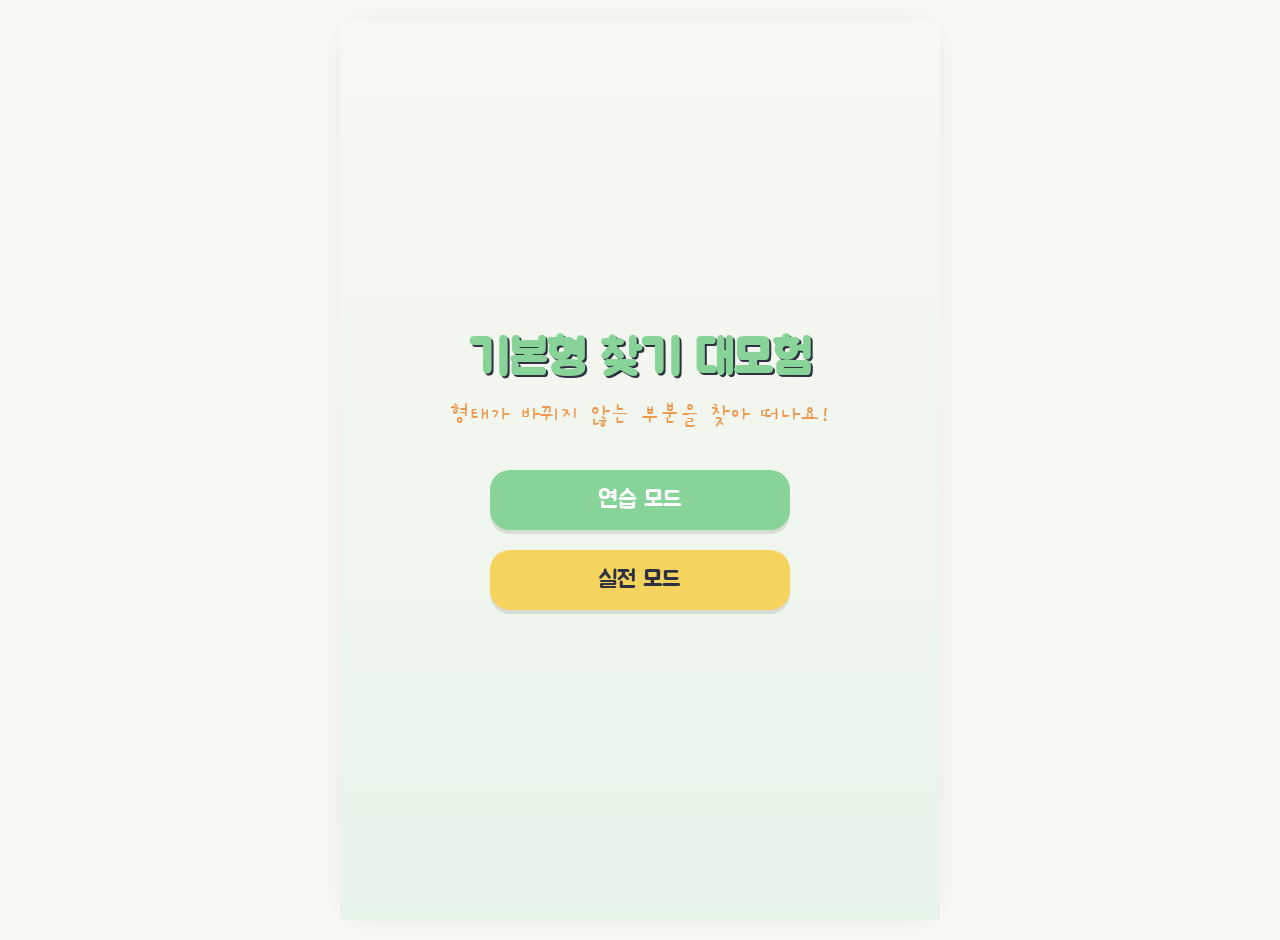
<file: basicform/index.html>
<!DOCTYPE html>
<html lang="ko">
<head>
    <meta charset="UTF-8">
    <meta name="viewport" content="width=device-width, initial-scale=1.0">
    <title>기본형 찾기 대모험</title>
    <link rel="preconnect" href="https://fonts.googleapis.com">
    <link rel="preconnect" href="https://fonts.gstatic.com" crossorigin>
    <link href="https://fonts.googleapis.com/css2?family=Jua&family=Gaegu:wght@400;700&display=swap" rel="stylesheet">
    <link rel="stylesheet" href="style.css">
</head>
<body>
    <div class="app-container">
        <!-- Main Menu -->
        <section id="main-menu" class="screen active">
            <div class="title-area">
                <h1>기본형 찾기 대모험</h1>
                <p>형태가 바뀌지 않는 부분을 찾아 떠나요!</p>
            </div>
            <div class="menu-buttons">
                <button class="btn-primary" onclick="startGame('practice')">연습 모드</button>
                <button class="btn-secondary" onclick="startGame('challenge')">실전 모드</button>
            </div>
            <div class="decoration-tree"></div>
            <div class="decoration-bird"></div>
        </section>

        <!-- Practice Mode -->
        <section id="practice-mode" class="screen hidden">
            <div class="header">
                <button class="btn-home" onclick="goHome()">🏠 홈으로</button>
                <div class="progress">문제 <span id="p-current">1</span> / <span id="p-total">10</span></div>
            </div>
            <div class="content-area">
                <div class="instruction">
                    <p>문장에서 <strong>형태가 바뀌지 않는 부분</strong>을 찾아보세요!</p>
                </div>
                <div class="card-container" id="practice-card">
                    <!-- Dynamic Content -->
                </div>
                <div class="input-area">
                    <div class="input-group">
                        <label>바뀌지 않는 부분:</label>
                        <input type="text" id="p-stem-input" placeholder="예: 먹" autocomplete="off">
                    </div>
                    <div class="input-group">
                        <label>기본형:</label>
                        <input type="text" id="p-basic-input" placeholder="예: 먹다" autocomplete="off">
                    </div>
                    <button class="btn-check" onclick="checkPracticeAnswer()">확인하기</button>
                </div>
                <div id="p-feedback" class="feedback hidden"></div>
            </div>
        </section>

        <!-- Challenge Mode -->
        <section id="challenge-mode" class="screen hidden">
            <div class="header">
                <button class="btn-home" onclick="goHome()">🏠 홈으로</button>
                <div class="score-board">점수: <span id="c-score">0</span></div>
            </div>
            <div class="content-area">
                <div class="instruction">
                    <p>문장을 보고 <strong>기본형</strong>을 바로 맞춰보세요!</p>
                </div>
                <div class="card-container" id="challenge-card">
                    <!-- Dynamic Content -->
                </div>
                <div class="input-area">
                    <div class="input-group center">
                        <input type="text" id="c-basic-input" placeholder="기본형 입력" autocomplete="off">
                        <button class="btn-check" onclick="checkChallengeAnswer()">정답 확인</button>
                    </div>
                </div>
                <div id="c-feedback" class="feedback hidden"></div>
            </div>
        </section>
        
        <!-- Completion Screen -->
        <section id="completion-screen" class="screen hidden">
             <div class="result-content">
                <h2 id="result-title">참 잘했어요!</h2>
                <p id="result-message">모든 문제를 해결했습니다.</p>
                <button class="btn-primary" onclick="goHome()">다시 하기</button>
             </div>
        </section>
    </div>

    <script src="data.js"></script>
    <script src="script.js"></script>
</body>
</html>
</file>
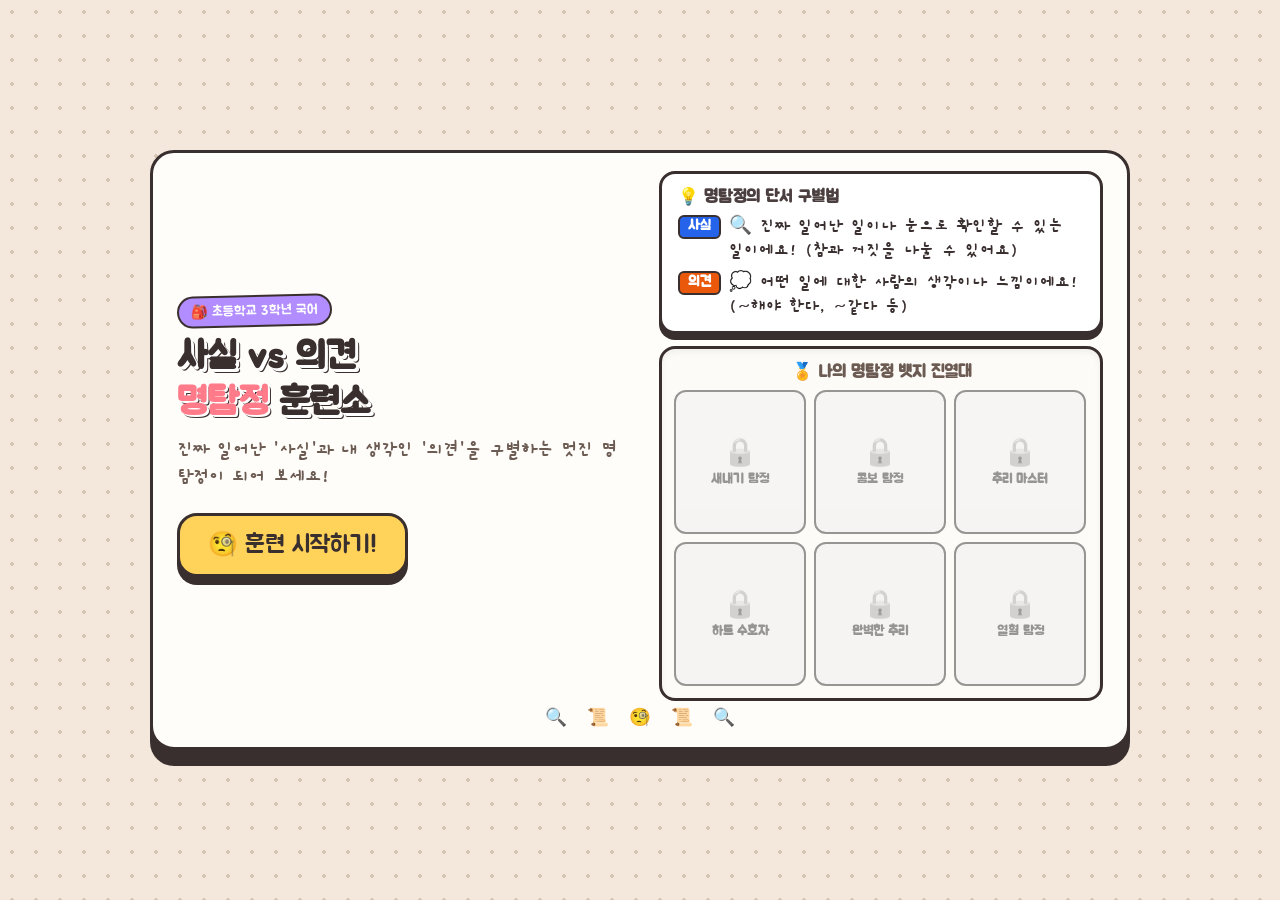
<file: fact-opinion-game/index.html>
<!DOCTYPE html>
<html lang="ko">
<head>
    <meta charset="UTF-8">
    <meta name="viewport" content="width=device-width, initial-scale=1.0">
    <title>사실 vs 의견 명탐정 훈련소 - 초등학교 3학년 국어</title>
    <!-- Google Fonts: Jua & Gaegu & Nanum Pen Script -->
    <link rel="preconnect" href="https://fonts.googleapis.com">
    <link rel="preconnect" href="https://fonts.gstatic.com" crossorigin>
    <link href="https://fonts.googleapis.com/css2?family=Jua&family=Gaegu:wght@400;700&family=Nanum+Pen+Script&display=swap" rel="stylesheet">
    <link rel="stylesheet" href="style.css?v=1.2">
</head>
<body>
    <div class="app-container">
        <!-- 메인 메뉴 화면 -->
        <section id="main-menu" class="screen active">
            <div class="cloud-bg"></div>
            <div class="split-layout">
                <!-- 좌측 열: 타이틀과 모험 시작 -->
                <div class="col-left">
                    <div class="title-area">
                        <div class="badge">🎒 초등학교 3학년 국어</div>
                        <h1>사실 vs 의견<br><span class="highlight">명탐정</span> 훈련소</h1>
                        <p class="subtitle">진짜 일어난 '사실'과 내 생각인 '의견'을 구별하는 멋진 명탐정이 되어 보세요!</p>
                    </div>
                    <div class="menu-buttons">
                        <button class="btn btn-start" onclick="startGame()">🧐 훈련 시작하기!</button>
                    </div>
                </div>
                <!-- 우측 열: 개념 요약 및 뱃지 판넬 -->
                <div class="col-right">
                    <!-- 개념 설명 카드 -->
                    <div class="concept-card">
                        <h3>💡 명탐정의 단서 구별법</h3>
                        <ul class="concept-list">
                            <li><span class="num blue">사실</span> 🔍 진짜 일어난 일이나 눈으로 확인할 수 있는 일이에요! (참과 거짓을 나눌 수 있어요)</li>
                            <li><span class="num orange">의견</span> 💭 어떤 일에 대한 사람의 생각이나 느낌이에요! (~해야 한다, ~같다 등)</li>
                        </ul>
                    </div>

                    <!-- 뱃지 진열대 -->
                    <div class="badge-shelf-container">
                        <h3>🏅 나의 명탐정 뱃지 진열대</h3>
                        <div class="badge-shelf" id="badge-shelf-display">
                            <!-- JavaScript에서 뱃지 정보 로드 -->
                        </div>
                    </div>
                </div>
            </div>
            
            <div class="footer-decoration">
                <span>🔍</span><span>📜</span><span>🧐</span><span>📜</span><span>🔍</span>
            </div>
        </section>

        <!-- 퀴즈 플레이 화면 -->
        <section id="quiz-screen" class="screen hidden">
            <div class="quiz-header">
                <button class="btn btn-home" onclick="goHome()">🏠 홈으로</button>
                <div class="status-bar">
                    <div class="progress-container">
                        <span class="progress-text">단서 <span id="current-q-num">1</span> / 10</span>
                        <div class="progress-track">
                            <div id="progress-bar" class="progress-fill" style="width: 10%;"></div>
                        </div>
                    </div>
                    <div class="hearts-container" id="hearts-display">
                        ❤️❤️❤️❤️❤️
                    </div>
                </div>
            </div>

            <div class="quiz-body split-layout">
                <!-- 좌측: 문제 질문과 단서 카드 -->
                <div class="col-left">
                    <div class="question-instruction">
                        <div class="detective-avatar">🧐</div>
                        <div class="speech-bubble">
                            <p>아래 단서는 <strong>'사실'</strong>일까요, <strong>'의견'</strong>일까요?</p>
                        </div>
                    </div>

                    <!-- 단서 카드 (종이 스크롤) -->
                    <div class="clue-card-container">
                        <div class="clue-tag">📍 오늘의 단서 문장</div>
                        <div class="clue-paper">
                            <div class="paper-lines">
                                <div class="paper-content" id="clue-text">
                                    문장이 이곳에 들어갑니다.
                                </div>
                            </div>
                        </div>
                    </div>
                </div>

                <!-- 우측: 대형 세로 사실/의견 버튼 -->
                <div class="col-right choices-col">
                    <!-- 콤보 및 연속 정답 이펙트 표시 -->
                    <div class="combo-badge-wrapper" id="combo-display-area">
                        <!-- 예: "🔥 3콤보!" -->
                    </div>

                    <button class="btn-choice btn-fact" onclick="submitAnswer('fact')">
                        <div class="choice-btn-inner">
                            <span class="choice-icon">🔍</span>
                            <div class="choice-text-group">
                                <span class="choice-label">사실</span>
                                <span class="choice-desc">눈으로 확인되는 진짜 일</span>
                            </div>
                        </div>
                    </button>
                    <button class="btn-choice btn-opinion" onclick="submitAnswer('opinion')">
                        <div class="choice-btn-inner">
                            <span class="choice-icon">💭</span>
                            <div class="choice-text-group">
                                <span class="choice-label">의견</span>
                                <span class="choice-desc">마음속 생각이나 주장</span>
                            </div>
                        </div>
                    </button>
                </div>
            </div>
        </section>

        <!-- 결과 화면 -->
        <section id="result-screen" class="screen hidden">
            <div class="result-header">
                <h2>🏆 훈련 결과 보고서</h2>
            </div>
            
            <div class="result-body split-layout">
                <!-- 좌측: 점수 카드 -->
                <div class="col-left">
                    <div class="result-score-card">
                        <div class="result-medal" id="result-medal-icon">🎖️</div>
                        <h3 id="result-title">훌륭한 탐정이군요!</h3>
                        <div class="score-details">
                            <p>맞힌 문제: <span class="highlight-score" id="result-score">0</span> / 10</p>
                            <p>최대 콤보: <span class="highlight-combo" id="result-combo">0</span> 콤보</p>
                        </div>
                    </div>
                </div>

                <!-- 우측: 이번 판 뱃지 및 제어 버튼 -->
                <div class="col-right result-nav-col">
                    <!-- 획득한 뱃지 리스트 -->
                    <div class="unlocked-badges-container" id="round-badges-container">
                        <h4>✨ 이번 훈련으로 획득한 뱃지!</h4>
                        <div class="round-badges-list" id="round-badges-list">
                            <!-- 동적 생성 -->
                        </div>
                    </div>

                    <div class="result-buttons">
                        <button class="btn btn-replay" onclick="startGame()">🔄 다시 도전하기</button>
                        <button class="btn btn-secondary-outline" onclick="showMainMenu()">🏠 처음 화면으로</button>
                    </div>
                </div>
            </div>
        </section>

        <!-- 정답/오답 확인 다이얼로그 -->
        <dialog id="feedback-dialog">
            <div class="dialog-content">
                <div class="dialog-icon" id="feedback-icon">🎉</div>
                <h2 id="feedback-title">정답이에요!</h2>
                <div class="feedback-detail">
                    <div class="correct-answer-is">
                        제시문 성격: <span id="correct-answer-name" class="highlight-answer">사실</span>
                    </div>
                    <p id="feedback-explanation">해설이 들어갑니다.</p>
                </div>
                <button class="btn btn-next" id="btn-next-action" onclick="closeFeedbackAndNext()">다음 단서로 ➔</button>
            </div>
        </dialog>
    </div>

    <!-- 배경 파티클용 컨테이너 (정답 시 폭죽 효과) -->
    <div id="particle-container"></div>

    <script src="script.js"></script>
</body>
</html>
</file>
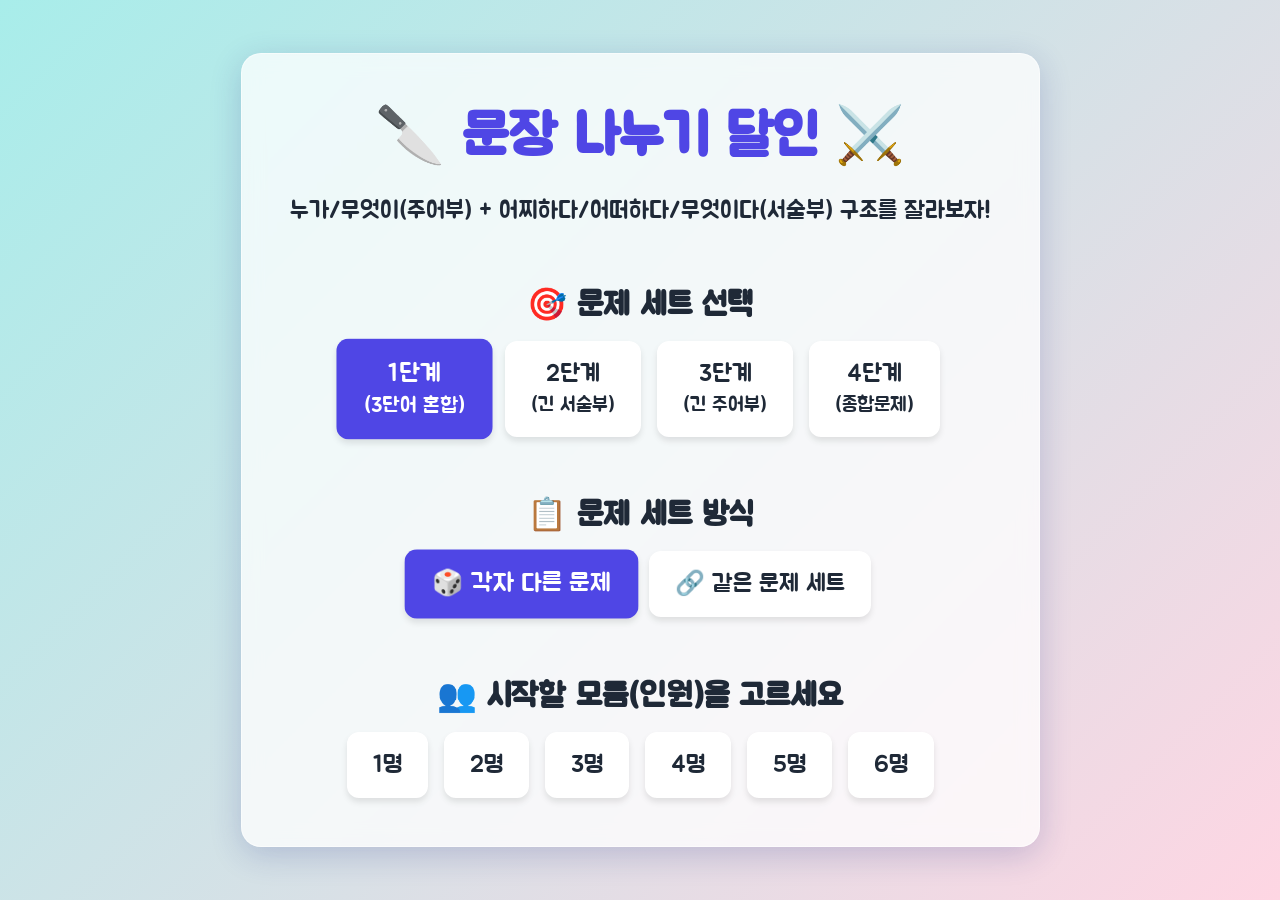
<file: sentence-split-game/index.html>
<!DOCTYPE html>
<html lang="ko">

<head>
    <meta charset="UTF-8">
    <meta name="viewport" content="width=device-width, initial-scale=1.0, minimum-scale=1.0, maximum-scale=1.0, user-scalable=no">
    <title>문장 나누기 대결!</title>
    <link href="https://fonts.googleapis.com/css2?family=Jua&display=swap" rel="stylesheet">
    <link rel="stylesheet" href="style.css">
</head>

<body>
    <div id="start-screen" class="screen active">
        <div class="glass-panel">
            <h1>🔪 문장 나누기 달인 ⚔️</h1>
            <p>누가/무엇이(주어부) + 어찌하다/어떠하다/무엇이다(서술부) 구조를 잘라보자!</p>

            <div class="options-container">
                <div class="option-group">
                    <h2>🎯 문제 세트 선택</h2>
                    <div class="btn-group" id="level-btns">
                        <button class="level-btn active" data-level="1">1단계<br><small>(3단어 혼합)</small></button>
                        <button class="level-btn" data-level="2">2단계<br><small>(긴 서술부)</small></button>
                        <button class="level-btn" data-level="3">3단계<br><small>(긴 주어부)</small></button>
                        <button class="level-btn" data-level="4">4단계<br><small>(종합문제)</small></button>
                    </div>
                </div>

                <div class="option-group">
                    <h2>📋 문제 세트 방식</h2>
                    <div class="btn-group" id="same-set-btns">
                        <button class="same-set-btn active" data-same="false">🎲 각자 다른 문제</button>
                        <button class="same-set-btn" data-same="true">🔗 같은 문제 세트</button>
                    </div>
                </div>

                <div class="option-group">
                    <h2>👥 시작할 모둠(인원)을 고르세요</h2>
                    <div class="btn-group" id="player-btns">
                        <button class="player-btn" data-players="1">1명</button>
                        <button class="player-btn" data-players="2">2명</button>
                        <button class="player-btn" data-players="3">3명</button>
                        <button class="player-btn" data-players="4">4명</button>
                        <button class="player-btn" data-players="5">5명</button>
                        <button class="player-btn" data-players="6">6명</button>
                    </div>
                </div>
            </div>
        </div>
    </div>

    <div id="game-screen" class="screen">
        <div class="header">
            <button id="btn-home" class="btn-small">🏠 처음으로</button>
            <div id="level-display" class="level-badge">1단계</div>
        </div>
        <div id="players-container" class="players-container"></div>
    </div>

    <div id="result-screen" class="screen">
        <div class="glass-panel result-panel">
            <h1>게임 끝! 🎉</h1>
            <h2 id="winner-text" style="font-size: 3rem; color: var(--primary);">우승: 1P</h2>
            <div id="rankings" class="rankings"></div>
            <button id="btn-restart" class="btn-large">처음으로 돌아가기</button>
        </div>
    </div>

    <script src="script.js"></script>
</body>

</html>
</file>
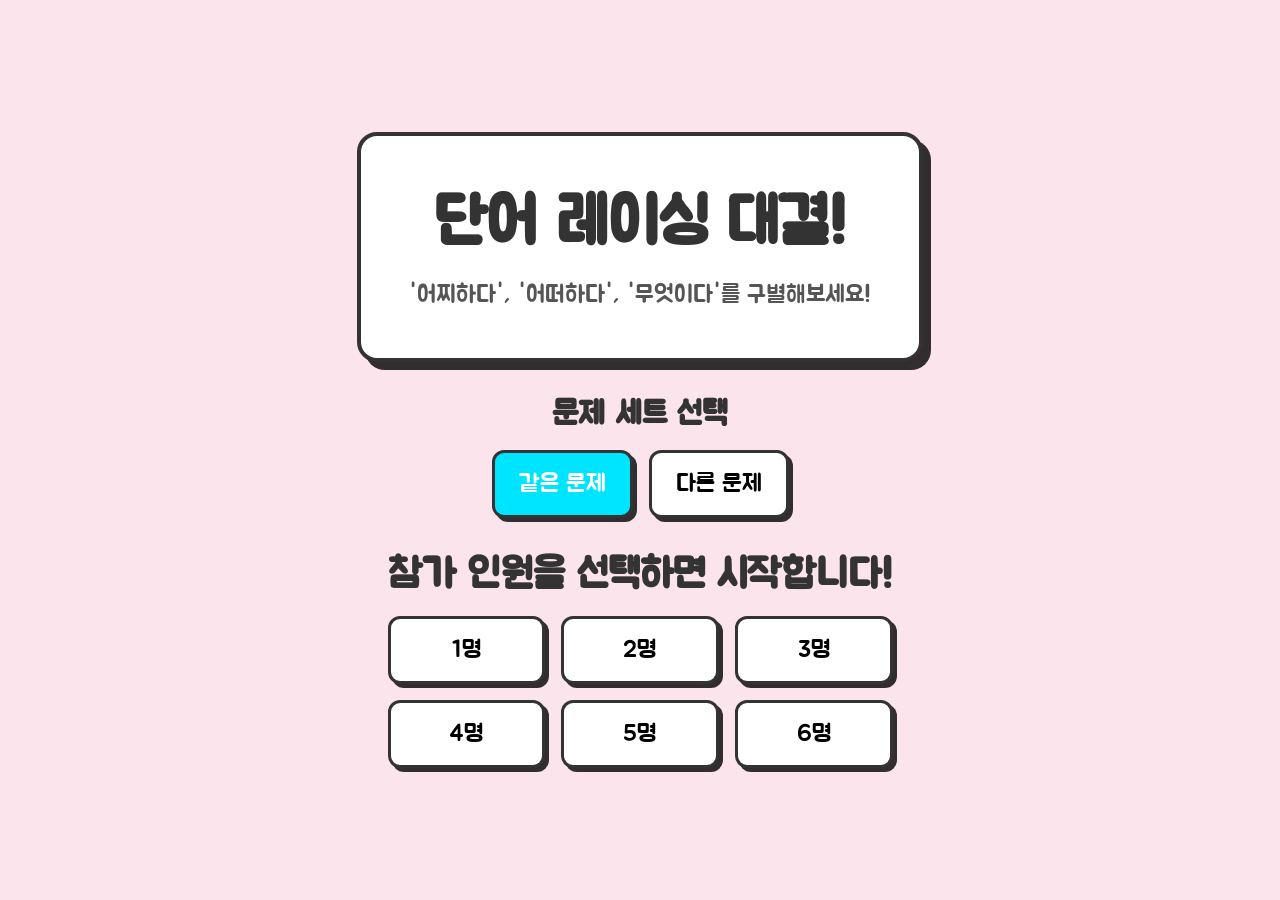
<file: word-game/index.html>
<!DOCTYPE html>
<html lang="ko">
<head>
    <meta charset="UTF-8">
    <meta name="viewport" content="width=device-width, initial-scale=1.0, maximum-scale=1.0, user-scalable=no">
    <title>문장 성분 레이싱 게임</title>
    <link rel="stylesheet" href="style.css">
    <link href="https://fonts.googleapis.com/css2?family=Jua&display=swap" rel="stylesheet">
</head>
<body>

    <!-- 시작 화면 -->
    <div id="start-screen" class="screen active">
        <div class="title-container">
            <h1>단어 레이싱 대결!</h1>
            <p>'어찌하다', '어떠하다', '무엇이다'를 구별해보세요!</p>
        </div>
        
        <div class="player-selection">
            <div class="mode-selection" style="margin-bottom: 2rem;">
                <h2 style="font-size: 2rem;">문제 세트 선택</h2>
                <div class="mode-buttons" style="display: flex; justify-content: center; gap: 1rem; margin-top: 1rem;">
                    <button id="btn-mode-same" class="btn-mode" data-mode="same" style="background: var(--accent); color: #fff;">같은 문제</button>
                    <button id="btn-mode-diff" class="btn-mode" data-mode="diff" style="background: var(--surface);">다른 문제</button>
                </div>
            </div>
            
            <h2>참가 인원을 선택하면 시작합니다!</h2>
            <div class="player-buttons">
                <button class="btn-select" data-players="1">1명</button>
                <button class="btn-select" data-players="2">2명</button>
                <button class="btn-select" data-players="3">3명</button>
                <button class="btn-select" data-players="4">4명</button>
                <button class="btn-select" data-players="5">5명</button>
                <button class="btn-select" data-players="6">6명</button>
            </div>
        </div>
    </div>

    <!-- 게임 화면 -->
    <div id="game-screen" class="screen" style="position:relative;">
        <button id="btn-back" class="btn-primary" style="position:absolute; top:10px; right:20px; font-size:1.2rem; padding:10px 20px; z-index:100; cursor:pointer;">첫 화면으로</button>
        <!-- 하단: 플레이어 트랙 및 조작 영역 -->
        <div id="players-container" class="players-container" style="height: 100%; padding: 20px; margin-top: 40px;">
            <!-- JS로 동적 생성됨 -->
        </div>
    </div>

    <!-- 결과 화면 -->
    <div id="result-screen" class="screen">
        <div class="result-container">
            <h1>게임 끝!</h1>
            <h2 id="winner-text">우승: 1P</h2>
            <button id="btn-restart" class="btn-primary">처음으로 돌아가기</button>
        </div>
    </div>

    <script src="game.js"></script>
</body>
</html>
</file>
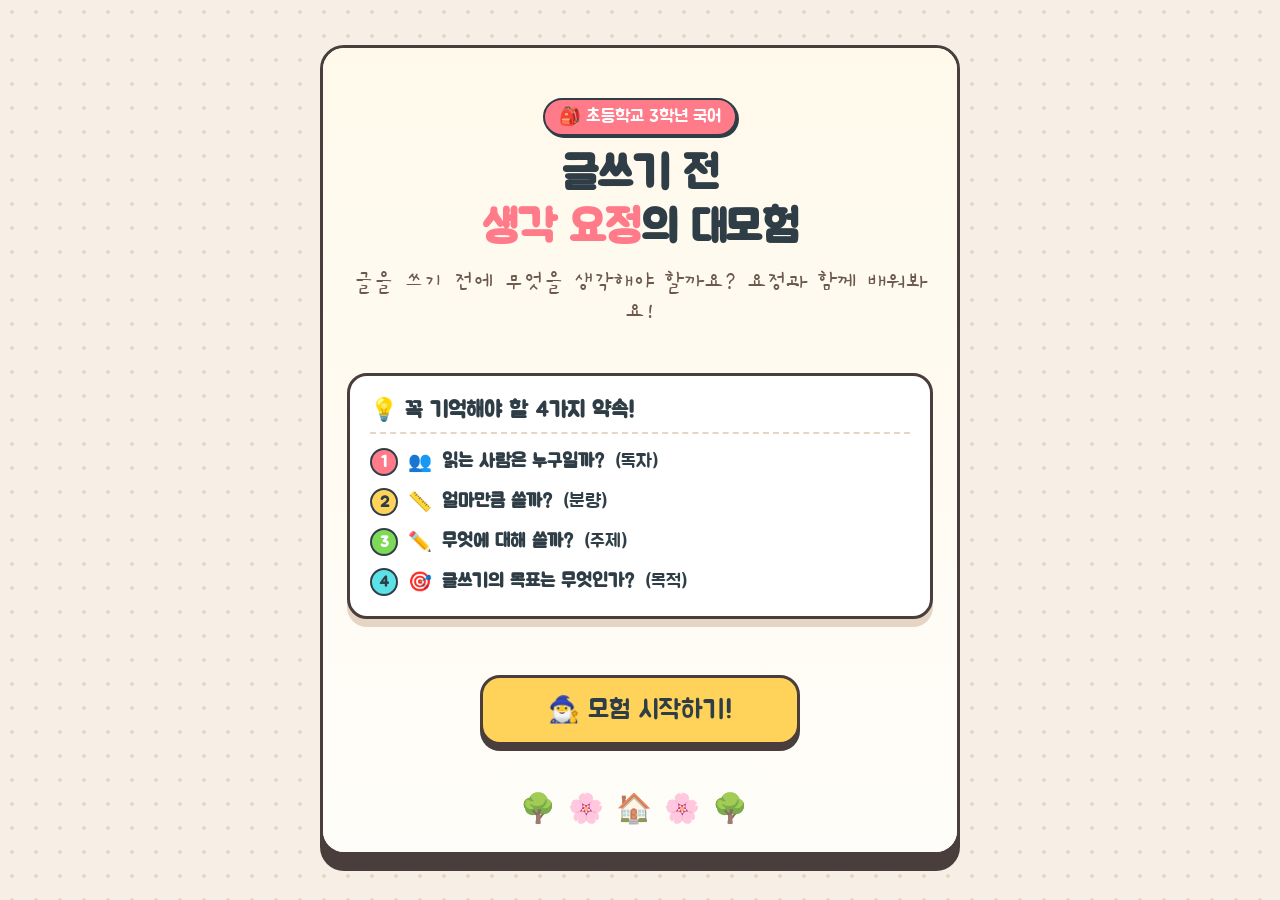
<file: writing-prep-quiz/index.html>
<!DOCTYPE html>
<html lang="ko">
<head>
    <meta charset="UTF-8">
    <meta name="viewport" content="width=device-width, initial-scale=1.0">
    <title>글쓰기 전 생각 요정의 대모험 - 초등학교 3학년 국어</title>
    <!-- Google Fonts: Jua & Gaegu -->
    <link rel="preconnect" href="https://fonts.googleapis.com">
    <link rel="preconnect" href="https://fonts.gstatic.com" crossorigin>
    <link href="https://fonts.googleapis.com/css2?family=Jua&family=Gaegu:wght@400;700&family=Nanum+Pen+Script&display=swap" rel="stylesheet">
    <link rel="stylesheet" href="style.css">
</head>
<body>
    <div class="app-container">
        <!-- 메인 메뉴 화면 -->
        <section id="main-menu" class="screen active">
            <div class="cloud-bg"></div>
            <div class="title-area">
                <div class="badge">🎒 초등학교 3학년 국어</div>
                <h1>글쓰기 전<br><span class="highlight">생각 요정</span>의 대모험</h1>
                <p class="subtitle">글을 쓰기 전에 무엇을 생각해야 할까요? 요정과 함께 배워봐요!</p>
            </div>

            <div class="concept-card">
                <h3>💡 꼭 기억해야 할 4가지 약속!</h3>
                <ul class="concept-list">
                    <li><span class="num orange">1</span> 👥 <strong>읽는 사람은 누구일까?</strong> (독자)</li>
                    <li><span class="num yellow">2</span> 📏 <strong>얼마만큼 쓸까?</strong> (분량)</li>
                    <li><span class="num green">3</span> ✏️ <strong>무엇에 대해 쓸까?</strong> (주제)</li>
                    <li><span class="num blue">4</span> 🎯 <strong>글쓰기의 목표는 무엇인가?</strong> (목적)</li>
                </ul>
            </div>

            <div class="menu-buttons">
                <button class="btn btn-start" onclick="startGame()">🧙‍♂️ 모험 시작하기!</button>
            </div>
            <div class="footer-decoration">
                <span>🌳</span><span>🌸</span><span>🏠</span><span>🌸</span><span>🌳</span>
            </div>
        </section>

        <!-- 퀴즈 플레이 화면 -->
        <section id="quiz-screen" class="screen hidden">
            <div class="quiz-header">
                <button class="btn btn-home" onclick="goHome()">🏠 홈으로</button>
                <div class="status-bar">
                    <div class="progress-container">
                        <span class="progress-text">문제 <span id="current-q-num">1</span> / 10</span>
                        <div class="progress-track">
                            <div id="progress-bar" class="progress-fill" style="width: 10%;"></div>
                        </div>
                    </div>
                    <div class="hearts-container" id="hearts-display">
                        ❤️❤️❤️❤️❤️
                    </div>
                </div>
            </div>

            <div class="quiz-body">
                <!-- 질문 지시문 -->
                <div class="question-instruction">
                    <div class="fairy-avatar">🧚‍♀️</div>
                    <div class="speech-bubble">
                        <p>아래 글은 4가지 약속 중 <strong>어떤 것을 잘 지키지 못했을까요?</strong></p>
                    </div>
                </div>

                <!-- 글쓰기 상황 및 본문 카드 -->
                <div class="writing-card-container">
                    <div class="writing-context-tag" id="writing-situation">📍 글쓰기 상황: ...</div>
                    <div class="writing-paper">
                        <div class="paper-lines">
                            <div class="paper-content" id="writing-text">
                                여기에 편지나 글 내용이 들어갑니다.
                            </div>
                        </div>
                    </div>
                </div>

                <!-- 4지 선다 보기 카드 -->
                <div class="choices-grid" id="choices-container">
                    <!-- JavaScript에서 동적으로 생성 -->
                </div>
            </div>
        </section>

        <!-- 정답 확인 팝업 (Dialog) -->
        <dialog id="feedback-dialog">
            <div class="dialog-content">
                <div class="dialog-icon" id="feedback-icon">🎉</div>
                <h2 id="feedback-title">정답이에요!</h2>
                <div class="feedback-detail">
                    <div class="correct-answer-is">
                        정답: <span id="correct-answer-name" class="highlight-answer">읽는 사람은 누구일까?</span>
                    </div>
                    <p id="feedback-explanation">해설이 여기에 친절하게 들어갑니다.</p>
                </div>
                <button class="btn btn-next" id="btn-next-action" onclick="closeFeedbackAndNext()">다음 문제로 ➔</button>
            </div>
        </dialog>

        <!-- 결과 화면 -->
        <section id="result-screen" class="screen hidden">
            <div class="confetti-bg"></div>
            <div class="result-header">
                <h2>🏆 모험 완료!</h2>
                <p class="result-subtitle">글쓰기 생각 요정이 준 성적표를 확인해 보세요.</p>
            </div>

            <div class="result-card">
                <div class="badge-gold">🎖️ 글쓰기 생각 대장 임명장</div>
                <h1 class="student-name">참 잘했어요!</h1>
                <div class="score-display">
                    맞힌 문제: <span id="result-correct-count" class="highlight">10</span> / 10<br>
                    남은 하트: <span id="result-hearts" class="highlight">❤️❤️❤️❤️❤️</span>
                </div>
                
                <hr class="divider">

                <div class="analysis-section">
                    <h3>📊 요정의 생각 분석 리포트</h3>
                    <div class="strengths-weaknesses" id="analysis-report">
                        <!-- 동적으로 요정 분석 내용 렌더링 -->
                    </div>
                </div>
            </div>

            <div class="result-buttons">
                <button class="btn btn-replay" onclick="startGame()">🔄 다시 도전하기</button>
                <button class="btn btn-secondary-outline" onclick="goHome()">🏠 메인 화면으로</button>
            </div>
        </section>
    </div>

    <!-- JavaScript 로드 -->
    <script src="script.js"></script>
</body>
</html>
</file>
<file: basicform/style.css>
:root {
    --primary-color: #88D498;
    /* Soft Green */
    --secondary-color: #F4D35E;
    /* Warm Yellow */
    --accent-color: #EE964B;
    /* Soft Orange */
    --bg-color: #F9F7F2;
    /* Creamy White */
    --text-color: #2D3142;
    /* Dark Blue-Grey */
    --card-bg: #FFFFFF;
    --font-main: 'Jua', sans-serif;
    --font-hand: 'Gaegu', cursive;
}

* {
    box-sizing: border-box;
    margin: 0;
    padding: 0;
}

body {
    font-family: var(--font-main);
    background-color: var(--bg-color);
    color: var(--text-color);
    display: flex;
    justify-content: center;
    align-items: center;
    min-height: 100vh;
    overflow-x: hidden;
}

.app-container {
    width: 100%;
    max-width: 600px;
    background-color: var(--bg-color);
    min-height: 100vh;
    position: relative;
    box-shadow: 0 0 20px rgba(0, 0, 0, 0.05);
}

/* Screen Management */
.screen {
    padding: 20px;
    display: flex;
    flex-direction: column;
    height: 100vh;
    transition: opacity 0.3s ease;
}

.hidden {
    display: none !important;
    opacity: 0;
}

.active {
    opacity: 1;
}

/* Main Menu */
#main-menu {
    justify-content: center;
    align-items: center;
    text-align: center;
    background: linear-gradient(180deg, var(--bg-color) 0%, #E8F5E9 100%);
}

.title-area h1 {
    font-size: 3rem;
    color: var(--primary-color);
    text-shadow: 2px 2px 0px var(--text-color);
    margin-bottom: 10px;
}

.title-area p {
    font-family: var(--font-hand);
    font-size: 1.5rem;
    color: var(--accent-color);
    margin-bottom: 40px;
}

.menu-buttons {
    display: flex;
    flex-direction: column;
    gap: 20px;
    width: 100%;
    max-width: 300px;
    z-index: 10;
}

button {
    font-family: var(--font-main);
    border: none;
    border-radius: 20px;
    padding: 15px 30px;
    font-size: 1.5rem;
    cursor: pointer;
    transition: transform 0.1s, box-shadow 0.1s;
    box-shadow: 0 4px 0 rgba(0, 0, 0, 0.1);
}

button:active {
    transform: translateY(4px);
    box-shadow: none;
}

.btn-primary {
    background-color: var(--primary-color);
    color: white;
}

.btn-secondary {
    background-color: var(--secondary-color);
    color: var(--text-color);
}

.btn-home {
    background: none;
    box-shadow: none;
    font-size: 1rem;
    color: var(--text-color);
    padding: 5px 10px;
}

.btn-check {
    background-color: var(--accent-color);
    color: white;
    font-size: 1.2rem;
    width: 100%;
    margin-top: 10px;
}

/* Header */
.header {
    display: flex;
    justify-content: space-between;
    align-items: center;
    margin-bottom: 20px;
    padding-bottom: 10px;
    border-bottom: 2px dashed #ddd;
}

.progress,
.score-board {
    font-size: 1.2rem;
    color: var(--primary-color);
}

/* Content Area */
.content-area {
    flex: 1;
    display: flex;
    flex-direction: column;
    align-items: center;
    gap: 20px;
}

.instruction {
    font-family: var(--font-hand);
    font-size: 1.4rem;
    text-align: center;
    background-color: #fff;
    padding: 10px 20px;
    border-radius: 15px;
    box-shadow: 0 2px 10px rgba(0, 0, 0, 0.05);
    width: 100%;
}

.card-container {
    width: 100%;
    background-color: var(--card-bg);
    border-radius: 20px;
    padding: 20px;
    box-shadow: 0 4px 15px rgba(0, 0, 0, 0.05);
    display: flex;
    flex-direction: column;
    gap: 15px;
}

.example-sentence {
    font-size: 1.3rem;
    padding: 10px;
    background-color: #F0F9F0;
    border-radius: 10px;
    text-align: center;
}

.example-sentence strong {
    color: var(--accent-color);
    font-weight: normal;
    border-bottom: 2px solid var(--accent-color);
}

/* Input Area */
.input-area {
    width: 100%;
    background-color: #fff;
    padding: 20px;
    border-radius: 20px;
    box-shadow: 0 -4px 15px rgba(0, 0, 0, 0.05);
}

.input-group {
    margin-bottom: 15px;
    display: flex;
    flex-direction: column;
    gap: 5px;
}

.input-group.center {
    align-items: center;
}

.input-group label {
    font-size: 1.1rem;
    color: #666;
}

input[type="text"] {
    width: 100%;
    padding: 12px;
    border: 2px solid #ddd;
    border-radius: 12px;
    font-size: 1.2rem;
    font-family: var(--font-main);
    text-align: center;
    outline: none;
    transition: border-color 0.3s;
}

input[type="text"]:focus {
    border-color: var(--primary-color);
}

/* Feedback */
.feedback {
    width: 100%;
    padding: 15px;
    border-radius: 15px;
    text-align: center;
    font-size: 1.2rem;
    animation: popIn 0.3s cubic-bezier(0.175, 0.885, 0.32, 1.275);
}

.feedback.correct {
    background-color: #E8F5E9;
    color: #2E7D32;
    border: 2px solid #A5D6A7;
}

.feedback.incorrect {
    background-color: #FFEBEE;
    color: #C62828;
    border: 2px solid #EF9A9A;
}

/* Completion Screen */
#completion-screen {
    justify-content: center;
    align-items: center;
    background-color: rgba(255, 255, 255, 0.9);
}

.result-content {
    text-align: center;
    background: white;
    padding: 40px;
    border-radius: 30px;
    box-shadow: 0 10px 30px rgba(0, 0, 0, 0.1);
    animation: slideUp 0.5s ease;
}

#result-title {
    font-size: 2.5rem;
    color: var(--primary-color);
    margin-bottom: 10px;
}

#result-message {
    font-size: 1.5rem;
    margin-bottom: 30px;
    color: #666;
}

/* Animations */
@keyframes popIn {
    from {
        transform: scale(0.8);
        opacity: 0;
    }

    to {
        transform: scale(1);
        opacity: 1;
    }
}

@keyframes slideUp {
    from {
        transform: translateY(50px);
        opacity: 0;
    }

    to {
        transform: translateY(0);
        opacity: 1;
    }
}

/* Responsive */
@media (min-width: 768px) {
    .app-container {
        border-radius: 30px;
        margin: 20px;
        min-height: calc(100vh - 40px);
        height: auto;
    }
}

.target-word {
    color: #E67E22;
    /* Stronger Orange/Carrot color */
    font-weight: bold;
}
</file>
<file: fact-opinion-game/style.css>
:root {
    --color-primary: #FF7B89;     /* 상큼한 피치 핑크 */
    --color-secondary: #FFD25A;   /* 버터 옐로우 */
    --color-success: #7ED957;     /* 새싹 그린 */
    --color-info: #5CE1E6;        /* 맑은 소라색 */
    --color-purple: #B28DFF;      /* 파스텔 보라 */
    --color-bg: #FFFDF9;          /* 따뜻한 우유색 */
    --color-dark: #3A2F2F;        /* 부드러운 다크 브라운 (텍스트 및 라인) */
    --color-white: #FFFFFF;
    
    --color-fact-main: #2563EB;   /* 사실 파랑 */
    --color-fact-bg: #EFF6FF;
    --color-op-main: #EA580C;     /* 의견 주황 */
    --color-op-bg: #FFF7ED;

    --font-main: 'Jua', sans-serif;
    --font-hand: 'Gaegu', cursive;

    --shadow-main: 0 8px 0px var(--color-dark);
    --shadow-active: 0 2px 0px var(--color-dark);
    --border-main: 3px solid var(--color-dark);
    --border-radius-lg: 24px;
    --border-radius-md: 16px;
}

* {
    box-sizing: border-box;
    margin: 0;
    padding: 0;
}

body {
    font-family: var(--font-main);
    background-color: #F3E8DB;
    background-image: radial-gradient(#D5C5B5 2px, transparent 2px);
    background-size: 24px 24px;
    color: var(--color-dark);
    display: flex;
    justify-content: center;
    align-items: center;
    min-height: 100vh;
    overflow: hidden; /* 전신 스크롤 제거 */
    padding: 10px;
}

/* 앱 전체 컨테이너 (크롬북 가로 해상도 최적화, 세로 스크롤 없음) */
.app-container {
    width: 95vw;
    max-width: 980px;
    height: 92vh;
    max-height: 600px;
    min-height: 480px;
    background-color: var(--color-bg);
    border: var(--border-main);
    border-radius: var(--border-radius-lg);
    box-shadow: 0 16px 0px var(--color-dark);
    overflow: hidden;
    position: relative;
    display: flex;
    flex-direction: column;
}

/* 화면 상태 관리 */
.screen {
    flex: 1;
    display: flex;
    flex-direction: column;
    padding: 18px 24px;
    overflow: hidden; /* 각 화면 내부 스크롤바 방지 */
    animation: fadeIn 0.4s cubic-bezier(0.16, 1, 0.3, 1);
}

.hidden {
    display: none !important;
}

@keyframes fadeIn {
    from {
        opacity: 0;
        transform: translateY(10px);
    }
    to {
        opacity: 1;
        transform: translateY(0);
    }
}

/* 가로 2열 분할 레이아웃 */
.split-layout {
    display: flex;
    flex: 1;
    gap: 28px;
    overflow: hidden;
    align-items: stretch;
}

.col-left, .col-right {
    flex: 1;
    display: flex;
    flex-direction: column;
    justify-content: center;
    gap: 12px;
    overflow: hidden;
}

/* 공통 버튼 디자인 */
.btn {
    font-family: var(--font-main);
    border: var(--border-main);
    border-radius: 20px;
    padding: 10px 22px;
    font-size: 1.25rem;
    cursor: pointer;
    background-color: var(--color-white);
    color: var(--color-dark);
    transition: all 0.12s cubic-bezier(0.175, 0.885, 0.32, 1.275);
    box-shadow: var(--shadow-main);
    display: inline-flex;
    align-items: center;
    justify-content: center;
    gap: 8px;
    user-select: none;
}

.btn:hover {
    transform: translateY(-2px);
    box-shadow: 0 10px 0px var(--color-dark);
}

.btn:active {
    transform: translateY(6px);
    box-shadow: var(--shadow-active);
}

.btn-start {
    background-color: var(--color-secondary);
    font-size: 1.5rem;
    padding: 14px 28px;
    width: 100%;
    max-width: 280px;
    margin-top: 10px;
}

.btn-home {
    padding: 6px 14px;
    font-size: 0.95rem;
    border-radius: 12px;
    box-shadow: 0 4px 0px var(--color-dark);
}

.btn-home:active {
    transform: translateY(2px);
    box-shadow: var(--shadow-active);
}

.btn-next, .btn-replay {
    background-color: var(--color-success);
    color: var(--color-white);
    text-shadow: 2px 2px 0px var(--color-dark);
}

.btn-secondary-outline {
    background-color: var(--color-white);
    border: 3px solid #8B7E74;
    box-shadow: 0 6px 0px #8B7E74;
}

.btn-secondary-outline:hover {
    box-shadow: 0 8px 0px #8B7E74;
}

.btn-secondary-outline:active {
    transform: translateY(4px);
    box-shadow: 0 2px 0px #8B7E74;
}

/* ==========================================
   1. 메인 메뉴 화면 (가로 개편)
   ========================================== */
#main-menu .col-left {
    align-items: flex-start;
    padding-right: 10px;
}

.title-area {
    text-align: left;
    position: relative;
}

.badge {
    display: inline-block;
    background-color: var(--color-purple);
    color: var(--color-white);
    padding: 5px 12px;
    border-radius: 50px;
    font-size: 0.85rem;
    border: 2px solid var(--color-dark);
    margin-bottom: 8px;
    transform: rotate(-1.5deg);
}

.title-area h1 {
    font-size: 2.3rem;
    line-height: 1.25;
    margin-bottom: 10px;
    text-shadow: 3px 3px 0 var(--color-white), 4px 4px 0 var(--color-dark);
}

.title-area h1 .highlight {
    color: var(--color-primary);
    text-shadow: 2px 2px 0 var(--color-white), 3px 3px 0 var(--color-dark);
}

.subtitle {
    font-family: var(--font-hand);
    font-size: 1.25rem;
    font-weight: bold;
    color: #6B5B52;
    line-height: 1.35;
}

/* 개념 카드 */
.concept-card {
    background-color: var(--color-white);
    border: var(--border-main);
    border-radius: var(--border-radius-md);
    padding: 12px 16px;
    box-shadow: 0 6px 0 var(--color-dark);
    flex-shrink: 0;
}

.concept-card h3 {
    font-size: 1.05rem;
    margin-bottom: 8px;
    color: #4B3F3F;
    display: flex;
    align-items: center;
    gap: 4px;
}

.concept-list {
    list-style: none;
    display: flex;
    flex-direction: column;
    gap: 8px;
}

.concept-list li {
    font-family: var(--font-hand);
    font-size: 1.15rem;
    font-weight: 700;
    line-height: 1.3;
    display: flex;
    align-items: flex-start;
    gap: 8px;
}

.concept-list .num {
    font-family: var(--font-main);
    font-size: 0.85rem;
    color: var(--color-white);
    padding: 1px 8px;
    border-radius: 6px;
    border: 2px solid var(--color-dark);
    flex-shrink: 0;
}

.concept-list .num.blue { background-color: var(--color-fact-main); }
.concept-list .num.orange { background-color: var(--color-op-main); }

/* 뱃지 진열대 */
.badge-shelf-container {
    background-color: #FDFBF7;
    border: var(--border-main);
    border-radius: var(--border-radius-md);
    padding: 12px;
    box-shadow: inset 0 3px 6px rgba(0,0,0,0.05);
    flex: 1;
    display: flex;
    flex-direction: column;
    overflow: hidden;
}

.badge-shelf-container h3 {
    font-size: 1.05rem;
    margin-bottom: 8px;
    text-align: center;
    color: #6B5B52;
}

.badge-shelf {
    display: grid;
    grid-template-columns: repeat(3, 1fr);
    gap: 8px;
    flex: 1;
    overflow-y: auto; /* 내용 많을 때 진열대 내부만 롤링 */
    padding-right: 2px;
}

/* 진열대 내부 스크롤바 디자인 */
.badge-shelf::-webkit-scrollbar {
    width: 6px;
}
.badge-shelf::-webkit-scrollbar-track {
    background: transparent;
}
.badge-shelf::-webkit-scrollbar-thumb {
    background: #D5C5B5;
    border-radius: 4px;
}

.badge-item {
    background-color: var(--color-white);
    border: 2px solid var(--color-dark);
    border-radius: 12px;
    padding: 6px 4px;
    text-align: center;
    position: relative;
    cursor: help;
    transition: all 0.2s ease;
    display: flex;
    flex-direction: column;
    justify-content: center;
    align-items: center;
}

.badge-item.locked {
    filter: grayscale(100%);
    opacity: 0.5;
    background-color: #F1EFEA;
}

.badge-icon {
    font-size: 1.7rem;
    margin-bottom: 2px;
    display: block;
}

.badge-name {
    font-size: 0.8rem;
    font-weight: bold;
    color: var(--color-dark);
}

/* 뱃지 툴팁 */
.badge-item::after {
    content: attr(data-tooltip);
    position: absolute;
    bottom: 105%;
    left: 50%;
    transform: translateX(-50%) scale(0.8);
    background-color: var(--color-dark);
    color: var(--color-white);
    padding: 6px 10px;
    border-radius: 8px;
    font-size: 0.75rem;
    width: 140px;
    text-align: center;
    visibility: hidden;
    opacity: 0;
    pointer-events: none;
    transition: all 0.15s ease;
    z-index: 10;
    box-shadow: 0 4px 8px rgba(0,0,0,0.15);
    line-height: 1.3;
}

.badge-item:hover::after {
    visibility: visible;
    opacity: 1;
    transform: translateX(-50%) scale(1);
}

.footer-decoration {
    display: flex;
    justify-content: center;
    gap: 20px;
    font-size: 1.1rem;
    color: #D5C5B5;
    margin-top: auto;
    padding-top: 6px;
}

/* ==========================================
   2. 퀴즈 플레이 화면 (가로 개편)
   ========================================== */
.quiz-header {
    display: flex;
    align-items: center;
    justify-content: space-between;
    padding-bottom: 8px;
    border-bottom: 3px dashed #E5D5C5;
    margin-bottom: 12px;
    flex-shrink: 0;
}

.status-bar {
    display: flex;
    align-items: center;
    gap: 16px;
    flex: 1;
    justify-content: flex-end;
}

.progress-container {
    display: flex;
    flex-direction: column;
    align-items: flex-end;
    gap: 2px;
    flex: 1;
    max-width: 180px;
}

.progress-text {
    font-size: 0.85rem;
    font-weight: bold;
}

.progress-track {
    width: 100%;
    height: 12px;
    background-color: #EADBC8;
    border: 2px solid var(--color-dark);
    border-radius: 10px;
    overflow: hidden;
}

.progress-fill {
    height: 100%;
    background-color: var(--color-info);
    border-right: 2px solid var(--color-dark);
    width: 0%;
    transition: width 0.3s cubic-bezier(0.4, 0, 0.2, 1);
}

.hearts-container {
    font-size: 1.15rem;
    letter-spacing: 1px;
    user-select: none;
}

/* 하트 진동 효과 */
@keyframes shake {
    0%, 100% { transform: translateX(0); }
    20%, 60% { transform: translateX(-6px); }
    40%, 80% { transform: translateX(6px); }
}

.shake {
    animation: shake 0.4s ease;
}

/* 퀴즈 본문 영역 가로 개편 */
#quiz-screen .quiz-body {
    align-items: stretch;
}

#quiz-screen .col-left {
    flex: 1.2; /* 단서 카드가 나오는 왼쪽을 조금 더 넓게 */
    justify-content: space-between;
    padding-right: 8px;
}

/* 질문 안내 아바타와 말풍선 축소 */
.question-instruction {
    display: flex;
    align-items: center;
    gap: 10px;
}

@keyframes float {
    0%, 100% { transform: translateY(0); }
    50% { transform: translateY(-4px); }
}

.detective-avatar {
    font-size: 2.2rem;
    background-color: #EBF8FF;
    border: 2px solid var(--color-dark);
    width: 50px;
    height: 50px;
    border-radius: 50%;
    display: flex;
    align-items: center;
    justify-content: center;
    box-shadow: 0 4px 0 var(--color-dark);
    flex-shrink: 0;
    animation: float 2.5s ease-in-out infinite;
}

.speech-bubble {
    background-color: var(--color-white);
    border: 2px solid var(--color-dark);
    border-radius: 14px;
    padding: 8px 14px;
    position: relative;
    flex: 1;
    box-shadow: 0 4px 0 rgba(0,0,0,0.03);
}

.speech-bubble::before {
    content: '';
    position: absolute;
    left: -8px;
    top: 50%;
    transform: translateY(-50%) rotate(45deg);
    width: 10px;
    height: 10px;
    background-color: var(--color-white);
    border-left: 2px solid var(--color-dark);
    border-bottom: 2px solid var(--color-dark);
}

.speech-bubble p {
    font-family: var(--font-hand);
    font-size: 1.2rem;
    font-weight: 700;
    line-height: 1.25;
}

/* 단서 종이 스크롤 세로 최적화 */
.clue-card-container {
    position: relative;
    flex: 1;
    display: flex;
    flex-direction: column;
    margin-top: 5px;
}

.clue-tag {
    position: absolute;
    top: -10px;
    left: 15px;
    background-color: var(--color-secondary);
    border: 2px solid var(--color-dark);
    border-radius: 6px;
    padding: 1px 8px;
    font-size: 0.8rem;
    font-weight: bold;
    z-index: 2;
}

.clue-paper {
    background-color: #FFFDF6;
    border: var(--border-main);
    border-radius: 16px;
    padding: 20px 16px 14px 16px;
    box-shadow: 0 6px 0 rgba(0, 0, 0, 0.05), var(--shadow-main);
    position: relative;
    overflow: hidden;
    flex: 1;
    display: flex;
    flex-direction: column;
}

.clue-paper::after {
    content: '';
    position: absolute;
    top: 0;
    right: 12px;
    width: 20px;
    height: 100%;
    background: radial-gradient(circle, #EADBC8 3px, transparent 4px);
    background-size: 20px 20px;
    opacity: 0.3;
    pointer-events: none;
}

.paper-lines {
    border-left: 2px solid #FF8E9E;
    padding-left: 12px;
    flex: 1;
    display: flex;
    align-items: center;
}

.paper-content {
    font-family: var(--font-hand);
    font-size: 1.65rem;
    font-weight: bold;
    line-height: 1.6;
    color: #4A3E3D;
    word-break: keep-all;
}

/* 우측 열: 대형 사실/의견 버튼 세로 적재 */
.choices-col {
    flex: 0.8; /* 오른쪽 버튼 열은 약간 조밀하게 */
    display: flex;
    flex-direction: column;
    gap: 14px;
    justify-content: center;
    position: relative;
    padding-left: 8px;
}

/* 콤보 배지 배치 */
.combo-badge-wrapper {
    position: absolute;
    top: -25px;
    right: 5px;
    z-index: 5;
    pointer-events: none;
}

.combo-badge {
    background-color: var(--color-primary);
    color: var(--color-white);
    border: 2px solid var(--color-dark);
    padding: 3px 8px;
    border-radius: 10px;
    font-size: 0.95rem;
    box-shadow: 0 4px 0 var(--color-dark);
    animation: popCombo 0.4s cubic-bezier(0.175, 0.885, 0.32, 1.275) both;
}

@keyframes popCombo {
    0% { transform: scale(0.5) rotate(-15deg); opacity: 0; }
    50% { transform: scale(1.2) rotate(10deg); }
    100% { transform: scale(1) rotate(-5deg); opacity: 1; }
}

.btn-choice {
    font-family: var(--font-main);
    width: 100%;
    flex: 1; /* 높이를 동일하게 가득 채움 */
    border: var(--border-main);
    border-radius: var(--border-radius-md);
    cursor: pointer;
    transition: all 0.12s cubic-bezier(0.175, 0.885, 0.32, 1.275);
    box-shadow: var(--shadow-main);
    display: flex;
    align-items: center;
    justify-content: center;
    padding: 0 24px;
    text-align: left;
    user-select: none;
}

.btn-choice:hover {
    transform: translateY(-3px);
    box-shadow: 0 11px 0px var(--color-dark);
}

.btn-choice:active {
    transform: translateY(6px);
    box-shadow: var(--shadow-active);
}

.choice-btn-inner {
    display: flex;
    align-items: center;
    gap: 20px;
    justify-content: center;
    width: 100%;
}

.choice-icon {
    font-size: 3.5rem;
    filter: drop-shadow(2px 2px 0px rgba(0,0,0,0.15));
}

.choice-text-group {
    display: flex;
    flex-direction: column;
    align-items: flex-start;
    gap: 4px;
}

.choice-label {
    font-family: var(--font-main);
    font-size: 2.4rem;
    line-height: 1.1;
    text-shadow: 2px 2px 0 var(--color-white);
}

.choice-desc {
    font-family: var(--font-hand);
    font-size: 1.25rem;
    font-weight: 700;
}

.btn-fact {
    background-color: var(--color-fact-bg);
    color: var(--color-fact-main);
}
.btn-fact .choice-label {
    color: var(--color-fact-main);
}
.btn-fact .choice-desc {
    color: #4B5563;
}

.btn-opinion {
    background-color: var(--color-op-bg);
    color: var(--color-op-main);
}
.btn-opinion .choice-label {
    color: var(--color-op-main);
}
.btn-opinion .choice-desc {
    color: #4B5563;
}

/* ==========================================
   3. 결과 화면 (가로 개편)
   ========================================== */
.result-header {
    text-align: center;
    margin-bottom: 12px;
    flex-shrink: 0;
}

.result-header h2 {
    font-size: 1.9rem;
    color: var(--color-primary);
    text-shadow: 2px 2px 0 var(--color-white), 3px 3px 0 var(--color-dark);
}

#result-screen .result-body {
    align-items: stretch;
}

.result-score-card {
    background-color: var(--color-white);
    border: var(--border-main);
    border-radius: var(--border-radius-md);
    padding: 16px;
    text-align: center;
    box-shadow: var(--shadow-main);
    height: 100%;
    display: flex;
    flex-direction: column;
    justify-content: center;
    align-items: center;
}

.result-medal {
    font-size: 2.8rem;
    margin-bottom: 6px;
    animation: bounce 1.2s infinite alternate ease-in-out;
}

@keyframes bounce {
    from { transform: translateY(0); }
    to { transform: translateY(-6px); }
}

.result-score-card h3 {
    font-size: 1.3rem;
    margin-bottom: 8px;
}

.score-details {
    display: flex;
    justify-content: space-around;
    font-size: 1.05rem;
    border-top: 2px dashed #E5D5C5;
    padding-top: 10px;
    width: 100%;
}

.highlight-score {
    color: var(--color-fact-main);
    font-size: 1.35rem;
    font-weight: bold;
}

.highlight-combo {
    color: var(--color-primary);
    font-size: 1.35rem;
    font-weight: bold;
}

/* 우측 결과 안내 & 버튼 */
.result-nav-col {
    display: flex;
    flex-direction: column;
    justify-content: space-between;
    height: 100%;
}

.unlocked-badges-container {
    background-color: #FFFDF9;
    border: var(--border-main);
    border-radius: var(--border-radius-md);
    padding: 10px 14px;
    box-shadow: inset 0 3px 6px rgba(0,0,0,0.02);
    flex: 1;
    display: flex;
    flex-direction: column;
    justify-content: center;
}

.unlocked-badges-container h4 {
    font-size: 0.95rem;
    margin-bottom: 8px;
    color: #6B5B52;
    text-align: center;
}

.round-badges-list {
    display: flex;
    justify-content: center;
    gap: 8px;
    flex-wrap: wrap;
}

.round-badge-item {
    background-color: #FFF4E5;
    border: 2px solid var(--color-dark);
    border-radius: 10px;
    padding: 6px 10px;
    display: flex;
    align-items: center;
    gap: 4px;
    font-size: 0.8rem;
    animation: scalePop 0.4s cubic-bezier(0.175, 0.885, 0.32, 1.275) both;
}

@keyframes scalePop {
    from { transform: scale(0.6); opacity: 0; }
    to { transform: scale(1); opacity: 1; }
}

.result-buttons {
    display: flex;
    flex-direction: column;
    gap: 8px;
    width: 100%;
    margin-top: 10px;
}

.result-buttons .btn {
    width: 100%;
    padding: 8px 16px;
    font-size: 1.15rem;
}

/* ==========================================
   4. 정답/오답 확인 다이얼로그 (Dialog) - 세로 제약
   ========================================== */
dialog {
    border: none;
    background: transparent;
    max-width: 90%;
    width: 440px;
    margin: auto;
}

dialog::backdrop {
    background-color: rgba(58, 47, 47, 0.6);
    backdrop-filter: blur(4px);
}

.dialog-content {
    background-color: var(--color-bg);
    border: var(--border-main);
    border-radius: var(--border-radius-lg);
    box-shadow: 0 12px 0px var(--color-dark);
    padding: 16px 20px;
    text-align: center;
    animation: dialogPop 0.35s cubic-bezier(0.34, 1.56, 0.64, 1);
    position: relative;
    overflow: hidden;
}

@keyframes dialogPop {
    from { transform: scale(0.75) translateY(15px); opacity: 0; }
    to { transform: scale(1) translateY(0); opacity: 1; }
}

.dialog-icon {
    font-size: 2.8rem;
    margin-bottom: 6px;
    display: inline-block;
}

.dialog-content h2 {
    font-size: 1.45rem;
    margin-bottom: 10px;
}

.feedback-detail {
    background-color: var(--color-white);
    border: 2px solid var(--color-dark);
    border-radius: 12px;
    padding: 10px 14px;
    margin-bottom: 14px;
    text-align: left;
}

.correct-answer-is {
    font-size: 0.95rem;
    font-weight: bold;
    margin-bottom: 6px;
    border-bottom: 2px dashed #E5D5C5;
    padding-bottom: 6px;
}

.highlight-answer {
    padding: 1px 8px;
    border-radius: 6px;
    border: 2px solid var(--color-dark);
    color: var(--color-white);
    font-size: 0.85rem;
    margin-left: 4px;
}

.highlight-answer.fact {
    background-color: var(--color-fact-main);
}
.highlight-answer.opinion {
    background-color: var(--color-op-main);
}

#feedback-explanation {
    font-family: var(--font-hand);
    font-size: 1.25rem;
    font-weight: bold;
    line-height: 1.35;
    color: #554A42;
    word-break: keep-all;
}

.btn-next {
    width: 100%;
    padding: 8px 16px;
    font-size: 1.15rem;
}

/* ==========================================
   5. 파티클 이펙트
   ========================================== */
#particle-container {
    position: fixed;
    top: 0;
    left: 0;
    width: 100vw;
    height: 100vh;
    pointer-events: none;
    z-index: 9999;
    overflow: hidden;
}

.particle {
    position: absolute;
    font-size: 1.3rem;
    user-select: none;
    animation: particleFall 1.2s forwards cubic-bezier(0.1, 0.8, 0.3, 1);
}

@keyframes particleFall {
    0% {
        transform: translate3d(0, 0, 0) rotate(0deg) scale(0);
        opacity: 1;
    }
    50% {
        opacity: 1;
    }
    100% {
        transform: translate3d(var(--x), var(--y), 0) rotate(var(--r)) scale(1.1);
        opacity: 0;
    }
}
</file>
<file: sentence-split-game/style.css>
:root {
  --primary: #4F46E5;
  --primary-dark: #4338CA;
  --secondary: #EC4899;
  --accent: #F59E0B;
  --bg-color: #F3F4F6;
  --surface: #FFFFFF;
  --text-dark: #1F2937;
  --success: #10B981;
  --error: #EF4444;
}

* {
  box-sizing: border-box;
  font-family: 'Jua', sans-serif;
  /* 핀치 줌/더블탭 줌 방지 (브라우저 레벨) — JS 터치 이벤트 간섭 없음 */
  touch-action: manipulation;
}

body, html {
  margin: 0;
  padding: 0;
  width: 100%;
  height: 100%;
  background: linear-gradient(135deg, #a8edea 0%, #fed6e3 100%);
  display: flex;
  justify-content: center;
  align-items: center;
  overflow: hidden;
  user-select: none;
  touch-action: manipulation;
}

.screen {
  position: absolute;
  top: 0; left: 0; right: 0; bottom: 0;
  display: none;
  flex-direction: column;
  justify-content: center;
  align-items: center;
}
.screen.active {
  display: flex;
}

/* Glassmorphism panel */
.glass-panel {
  background: rgba(255, 255, 255, 0.75);
  backdrop-filter: blur(10px);
  border-radius: 20px;
  padding: 3rem;
  box-shadow: 0 8px 32px rgba(31, 38, 135, 0.2);
  border: 1px solid rgba(255, 255, 255, 0.5);
  text-align: center;
  max-width: 90%;
}
.glass-panel h1 {
  font-size: 3.5rem;
  color: var(--primary);
  margin-bottom: 0.5rem;
  margin-top: 0;
}
.glass-panel p {
  font-size: 1.5rem;
  color: var(--text-dark);
  margin-bottom: 2rem;
}

.options-container {
  display: flex;
  flex-direction: column;
  gap: 2rem;
}

.option-group h2 {
  font-size: 2rem;
  margin-bottom: 1rem;
  color: var(--text-dark);
}

.btn-group {
  display: flex;
  flex-wrap: wrap;
  gap: 1rem;
  justify-content: center;
}

button {
  border: none;
  border-radius: 12px;
  cursor: pointer;
  font-size: 1.5rem;
  transition: all 0.2s;
  box-shadow: 0 4px 6px rgba(0, 0, 0, 0.1);
}
button:active {
  transform: translateY(2px);
  box-shadow: 0 2px 4px rgba(0, 0, 0, 0.1);
}

.level-btn, .player-btn, .same-set-btn {
  background: var(--surface);
  color: var(--text-dark);
  padding: 1rem 1.5rem;
  border: 2px solid transparent;
}
.level-btn.active, .player-btn:hover, .same-set-btn.active {
  background: var(--primary);
  color: white;
  transform: scale(1.05);
}
.same-set-btn {
  font-size: 1.5rem;
  min-width: 200px;
}

.header {
  position: absolute;
  top: 20px;
  left: 20px;
  right: 20px;
  display: flex;
  justify-content: space-between;
  z-index: 100;
}
.btn-small {
  padding: 0.8rem 1.2rem;
  background: white;
  color: var(--primary);
  border-radius: 10px;
  font-size: 1.2rem;
  font-weight: bold;
}
.level-badge {
  padding: 0.8rem 1.5rem;
  background: var(--accent);
  color: white;
  border-radius: 10px;
  font-size: 1.5rem;
  font-weight: bold;
}
.btn-large {
  padding: 1rem 2rem;
  background: var(--primary);
  color: white;
  font-size: 2rem;
  margin-top: 2rem;
}

/* Gameplay area */
.players-container {
  display: grid;
  width: 100%;
  height: 100%;
  padding: 80px 20px 20px 20px;
  gap: 15px;
}

.player-panel {
  background: rgba(255, 255, 255, 0.9);
  border-radius: 15px;
  display: flex;
  flex-direction: column;
  align-items: center;
  justify-content: center;
  position: relative;
  box-shadow: 0 4px 15px rgba(0,0,0,0.1);
  overflow: hidden;
}

/* Coloring for up to 6 players */
.player-panel[data-pid="1"] { border-top: 8px solid #FF595E; }
.player-panel[data-pid="2"] { border-top: 8px solid #FFCA3A; }
.player-panel[data-pid="3"] { border-top: 8px solid #8AC926; }
.player-panel[data-pid="4"] { border-top: 8px solid #1982C4; }
.player-panel[data-pid="5"] { border-top: 8px solid #6A4C93; }
.player-panel[data-pid="6"] { border-top: 8px solid #FA8072; }

.player-title {
  position: absolute;
  top: 10px;
  left: 15px;
  font-size: 2rem;
  font-weight: bold;
  color: var(--text-dark);
}

.score-display {
  position: absolute;
  top: 10px;
  right: 15px;
  font-size: 2rem;
  font-weight: bold;
  color: var(--primary);
}

.sentence-container {
  display: flex;
  flex-wrap: wrap;
  align-items: center;
  justify-content: center;
  margin: 0 1rem;
}

.word-group {
  display: inline-flex;
  align-items: center;
  gap: 5px;
  margin: 5px;
}

.word {
  font-size: 2.5rem;
  background: #f0f0f0;
  padding: 0.5rem 1rem;
  border-radius: 8px;
  position: relative;
  color: #333;
}

.slash-btn {
  background: #ffdb58;
  color: #d35400;
  width: 40px;
  height: 50px;
  display: flex;
  align-items: center;
  justify-content: center;
  border-radius: 8px;
  font-size: 2rem;
  cursor: pointer;
  box-shadow: 0 2px 4px rgba(0,0,0,0.2);
  transition: transform 0.1s;
}
.slash-btn:active {
  transform: scale(0.9);
  background: #f39c12;
}
.slash-btn:hover {
  background: #f1c40f;
}
.slash-btn.disabled {
  background: #ccc !important;
  color: #999 !important;
  cursor: not-allowed;
  pointer-events: none;
  opacity: 0.5;
  transform: none;
  box-shadow: none;
}

/* Add responsive scaling for words */
@media (max-width: 800px) {
  .word { font-size: 1.5rem; padding: 0.3rem 0.5rem; }
  .slash-btn { width: 30px; height: 40px; font-size: 1.5rem; }
  .player-title, .score-display { font-size: 1.2rem; }
  .level-btn, .player-btn { font-size: 1.2rem; padding: 0.5rem 1rem; }
  .glass-panel h1 { font-size: 2rem; }
  .glass-panel p { font-size: 1rem; }
}

.feedback {
  position: absolute;
  font-size: 10rem;
  font-weight: bold;
  opacity: 0;
  pointer-events: none;
  z-index: 10;
  transition: all 0.3s;
  top: 50%;
  left: 50%;
  transform: translate(-50%, -50%) scale(0.5);
}

.feedback.show.correct {
  color: var(--success);
  opacity: 0.9;
  transform: translate(-50%, -50%) scale(1);
}

.feedback.show.wrong {
  color: var(--error);
  opacity: 0.9;
  transform: translate(-50%, -50%) scale(1);
}

.shake {
  animation: shake 0.5s cubic-bezier(.36,.07,.19,.97) both;
}

@keyframes shake {
  10%, 90% { transform: translate3d(-1px, 0, 0); }
  20%, 80% { transform: translate3d(2px, 0, 0); }
  30%, 50%, 70% { transform: translate3d(-4px, 0, 0); }
  40%, 60% { transform: translate3d(4px, 0, 0); }
}

.result-panel {
  display: flex;
  flex-direction: column;
  gap: 15px;
}
.rankings {
  font-size: 2rem;
  text-align: left;
  margin-top: 1rem;
  background: rgba(255,255,255,0.5);
  padding: 20px;
  border-radius: 15px;
}
.rank-item {
  margin: 10px 0;
  border-bottom: 1px dashed #ccc;
  padding-bottom: 5px;
}

.height-control {
  position: absolute;
  bottom: 20px;
  width: 80%;
  display: flex;
  flex-direction: column;
  align-items: center;
  background: rgba(0, 0, 0, 0.05);
  padding: 10px;
  border-radius: 10px;
}

.height-slider {
  width: 100%;
  height: 15px;
  border-radius: 10px;
  -webkit-appearance: none;
  appearance: none;
  background: #fff;
  outline: none;
  border: 1px solid #ddd;
  box-shadow: inset 0 1px 3px rgba(0,0,0,0.1);
}

.height-slider::-webkit-slider-thumb {
  -webkit-appearance: none;
  appearance: none;
  width: 35px;
  height: 35px;
  border-radius: 50%;
  background: var(--primary);
  cursor: pointer;
  box-shadow: 0 2px 5px rgba(0,0,0,0.3);
}
</file>
<file: word-game/style.css>
:root {
    --bg-color: #fce4ec; /* 파스텔 핑크 배경 */
    --text-color: #333;
    --primary: #ff4081;
    --secondary: #ff79b0;
    --accent: #00e5ff;
    --border-color: #333;
    --surface: #ffffff;
    
    /* 플레이어 색상 (최대 6인) */
    --p1-color: #ff5252;
    --p2-color: #448aff;
    --p3-color: #69f0ae;
    --p4-color: #ffd740;
    --p5-color: #e040fb;
    --p6-color: #ffab40;
}

* {
    box-sizing: border-box;
    margin: 0;
    padding: 0;
    user-select: none; /* 드래그 방지 */
    -webkit-user-select: none;
}

body {
    font-family: 'Jua', sans-serif;
    background-color: var(--bg-color);
    color: var(--text-color);
    width: 100vw;
    height: 100vh;
    overflow: hidden; /* 스크롤 방지 */
    display: flex;
    flex-direction: column;
}

/* 화면 숨김 처리 */
.screen {
    display: none;
    width: 100%;
    height: 100%;
    flex-direction: column;
    align-items: center;
    justify-content: center;
}

.screen.active {
    display: flex;
}

/* --- 시작 화면 & 결과 화면 Style --- */
.title-container, .result-container {
    background: var(--surface);
    padding: 3rem;
    border: 4px solid var(--border-color);
    border-radius: 20px;
    box-shadow: 8px 8px 0px rgba(0,0,0,0.8);
    text-align: center;
    margin-bottom: 2rem;
}

h1 {
    font-size: 4rem;
    margin-bottom: 1rem;
    text-shadow: 2px 2px 0px #fff;
}

h2 {
    font-size: 2.5rem;
    margin-bottom: 1rem;
}

p {
    font-size: 1.5rem;
    color: #555;
}

.player-selection {
    text-align: center;
}

.player-buttons {
    display: grid;
    grid-template-columns: repeat(3, 1fr);
    gap: 1rem;
    margin-top: 1rem;
}

button {
    font-family: 'Jua', sans-serif;
    cursor: pointer;
    border: 3px solid var(--border-color);
    border-radius: 12px;
    background: var(--surface);
    transition: transform 0.1s, box-shadow 0.1s;
    font-size: 1.5rem;
    padding: 1rem 1.5rem;
    box-shadow: 4px 4px 0px rgba(0,0,0,0.8);
}

button:active {
    transform: translate(4px, 4px);
    box-shadow: 0px 0px 0px rgba(0,0,0,0.8);
}

.btn-select:hover, .btn-primary:hover {
    background: var(--accent);
}

/* --- 게임 화면 Style --- */
#game-screen {
    justify-content: center;
}

/* 플레이어 구역 전체 포장 */
.players-container {
    width: 100%;
    height: 100%;
    display: flex;
    flex-direction: row; /* 플레이어 가로 배치 */
    padding: 10px;
    gap: 10px;
}

/* 개별 플레이어 패널 */
.player-panel {
    flex: 1;
    display: flex;
    flex-direction: column;
    border: 4px solid var(--border-color);
    border-radius: 16px;
    background: #fff;
    box-shadow: 6px 6px 0px rgba(0,0,0,0.8);
    overflow: hidden;
    position: relative;
}

/* 플레이어 이름 영역 */
.player-header {
    text-align: center;
    padding: 10px;
    font-size: 1.5rem;
    font-weight: bold;
    border-bottom: 4px solid var(--border-color);
    background: #eee; /* 기본 회색, JS로 덮어씌움 */
}

/* 플레이어별 문제 출제 영역 */
.player-question {
    text-align: center;
    font-size: 2.2rem;
    padding: 15px 5px;
    background: #fff;
    border-bottom: 4px solid var(--border-color);
    font-weight: bold;
    min-height: 80px;
    display: flex;
    align-items: center;
    justify-content: center;
    box-shadow: 0px 4px 6px -4px rgba(0,0,0,0.5) inset;
    word-break: keep-all;
}

/* 레이싱 트랙 영역 (위에서 아래로 진행한다고 가정, 혹은 레이싱카가 위로) */
.track-area {
    flex: 1;
    position: relative;
    background: #fafafa;
    border-bottom: 4px solid var(--border-color);
    background-image: linear-gradient(0deg, transparent 24%, rgba(0, 0, 0, .05) 25%, rgba(0, 0, 0, .05) 26%, transparent 27%, transparent 74%, rgba(0, 0, 0, .05) 75%, rgba(0, 0, 0, .05) 76%, transparent 77%, transparent);
    background-size: 100% 50px;
}

/* 캐릭터 */
.character {
    width: 60px;
    height: 60px;
    background: #ccc;
    border: 3px solid var(--border-color);
    border-radius: 50%;
    position: absolute;
    bottom: 10px; /* 여기서부터 시작해서 bottom 값이 커짐 */
    left: 50%;
    transform: translateX(-50%);
    display: flex;
    align-items: center;
    justify-content: center;
    font-size: 1.5rem;
    transition: bottom 0.3s cubic-bezier(0.175, 0.885, 0.32, 1.275);
    z-index: 10;
}

/* 결승선 */
.finish-line {
    position: absolute;
    top: 5%;
    width: 100%;
    height: 10px;
    background: repeating-linear-gradient(
      90deg,
      #000,
      #000 10px,
      #fff 10px,
      #fff 20px
    );
    border-top: 2px solid var(--border-color);
    border-bottom: 2px solid var(--border-color);
}

/* 정답 버튼 영역 */
.button-area {
    height: 70px;
    display: flex;
    flex-direction: row;
    padding: 10px;
    gap: 8px;
    background: #eee;
}

.answer-btn {
    flex: 1;
    font-size: 1.2rem; /* 화면 분할 고려 */
    padding: 5px;
    box-shadow: 2px 2px 0px rgba(0,0,0,0.8);
    background: #fff;
    word-break: keep-all;
    display: flex;
    align-items: center;
    justify-content: center;
}

.answer-btn:active {
    transform: translate(2px, 2px);
    box-shadow: 0px 0px 0px rgba(0,0,0,0.8);
}

/* 오답 페널티버튼 비활성화 시 */
.player-panel.locked .answer-btn {
    background: #ccc;
    color: #777;
    box-shadow: 0px 0px 0px rgba(0,0,0,0.8);
    pointer-events: none;
    transform: translate(2px, 2px);
}

/* 플레이어 게임 완료 시 */
.player-panel.finished .answer-btn {
    background: #eee;
    color: #aaa;
    box-shadow: none;
    pointer-events: none;
}
.player-panel.finished .player-question {
    background: #fff9c4;
    color: #f57f17;
}

/* 상태 피드백 (O/X) 이펙트 */
.feedback-overlay {
    position: absolute;
    top: 0; left: 0; right: 0; bottom: 0;
    pointer-events: none;
    display: flex;
    align-items: center;
    justify-content: center;
    font-size: 6rem;
    font-weight: bold;
    opacity: 0;
    z-index: 20;
    transition: opacity 0.2s;
}

.feedback-overlay.correct {
    color: #00e676;
    text-shadow: 3px 3px 0 #000;
    opacity: 1;
    animation: popOut 0.5s ease-out forwards;
}

.feedback-overlay.wrong {
    color: #ff1744;
    text-shadow: 3px 3px 0 #000;
    opacity: 1;
    animation: fadeOut 0.5s ease-out forwards;
}

.shake {
    animation: horizontal-shaking 0.3s;
}

@keyframes popOut {
    0% { transform: scale(0.5); opacity: 1; }
    50% { transform: scale(1.2); opacity: 1; }
    100% { transform: scale(1); opacity: 0; }
}

@keyframes fadeOut {
    0% { opacity: 1; }
    100% { opacity: 0; }
}

@keyframes horizontal-shaking {
    0% { transform: translateX(0) }
    25% { transform: translateX(5px) }
    50% { transform: translateX(-5px) }
    75% { transform: translateX(5px) }
    100% { transform: translateX(0) }
}
</file>
<file: writing-prep-quiz/style.css>
:root {
    --color-primary: #FF7B89;     /* 상큼한 피치 핑크 */
    --color-secondary: #FFD25A;   /* 버터 옐로우 */
    --color-success: #7ED957;     /* 새싹 그린 */
    --color-info: #5CE1E6;        /* 맑은 소라색 */
    --color-purple: #B28DFF;      /* 파스텔 보라 */
    --color-bg: #FFFDF9;          /* 따뜻한 우유색 */
    --color-dark: #2F3E46;        /* 어두운 숯색 (텍스트용) */
    --color-white: #FFFFFF;
    
    --font-main: 'Jua', sans-serif;
    --font-hand: 'Gaegu', cursive;

    --shadow-soft: 0 8px 24px rgba(255, 123, 137, 0.08);
    --shadow-3d: 0 8px 0px #E5D5C5;
    --border-main: 3px solid #4A3E3D;
    --border-radius: 24px;
}

* {
    box-sizing: border-box;
    margin: 0;
    padding: 0;
}

body {
    font-family: var(--font-main);
    background-color: #F7EFE5;
    background-image: radial-gradient(#E8D5C4 2px, transparent 2px);
    background-size: 24px 24px;
    color: var(--color-dark);
    display: flex;
    justify-content: center;
    align-items: center;
    min-height: 100vh;
    overflow-x: hidden;
    padding: 10px;
}

/* 앱 전체 컨테이너 */
.app-container {
    width: 100%;
    max-width: 640px;
    background-color: var(--color-bg);
    min-height: 90vh;
    border: var(--border-main);
    border-radius: var(--border-radius);
    box-shadow: 0 16px 0px #4A3E3D;
    overflow: hidden;
    position: relative;
    display: flex;
    flex-direction: column;
}

/* 화면 상태 관리 */
.screen {
    flex: 1;
    display: flex;
    flex-direction: column;
    padding: 24px;
    animation: fadeIn 0.4s ease-out;
}

.hidden {
    display: none !important;
}

@keyframes fadeIn {
    from {
        opacity: 0;
        transform: translateY(10px);
    }
    to {
        opacity: 1;
        transform: translateY(0);
    }
}

/* 공통 버튼 디자인 */
.btn {
    font-family: var(--font-main);
    border: var(--border-main);
    border-radius: 20px;
    padding: 14px 28px;
    font-size: 1.4rem;
    cursor: pointer;
    background-color: var(--color-white);
    color: var(--color-dark);
    transition: all 0.15s cubic-bezier(0.175, 0.885, 0.32, 1.275);
    box-shadow: 0 6px 0px #4A3E3D;
    display: inline-flex;
    align-items: center;
    justify-content: center;
    gap: 8px;
}

.btn:hover {
    transform: translateY(-2px);
    box-shadow: 0 8px 0px #4A3E3D;
}

.btn:active {
    transform: translateY(4px);
    box-shadow: 0 2px 0px #4A3E3D;
}

.btn-start {
    background-color: var(--color-secondary);
    font-size: 1.6rem;
    padding: 16px 36px;
    width: 100%;
    max-width: 320px;
}

.btn-home {
    padding: 8px 16px;
    font-size: 1rem;
    border-radius: 12px;
    box-shadow: 0 4px 0px #4A3E3D;
}

.btn-home:active {
    transform: translateY(2px);
    box-shadow: 0 2px 0px #4A3E3D;
}

.btn-next, .btn-replay {
    background-color: var(--color-success);
    color: var(--color-white);
    text-shadow: 2px 2px 0 #4A3E3D;
}

.btn-secondary-outline {
    background-color: var(--color-white);
    border: 3px solid #A89F91;
    box-shadow: 0 6px 0px #A89F91;
}

.btn-secondary-outline:hover {
    box-shadow: 0 8px 0px #A89F91;
}

.btn-secondary-outline:active {
    transform: translateY(4px);
    box-shadow: 0 2px 0px #A89F91;
}

/* ==========================================
   1. 메인 메뉴 화면
   ========================================== */
#main-menu {
    align-items: center;
    justify-content: space-between;
    text-align: center;
    background: linear-gradient(180deg, #FFF9EB 0%, var(--color-bg) 100%);
    min-height: 85vh;
}

.badge {
    background-color: var(--color-primary);
    color: var(--color-white);
    border: 2px solid var(--color-dark);
    padding: 6px 14px;
    font-size: 1.1rem;
    border-radius: 30px;
    display: inline-block;
    margin-bottom: 12px;
    box-shadow: 2px 2px 0px var(--color-dark);
}

.title-area h1 {
    font-size: 2.8rem;
    line-height: 1.2;
    color: var(--color-dark);
    margin-bottom: 12px;
    letter-spacing: -0.5px;
}

.title-area h1 .highlight {
    color: var(--color-primary);
    position: relative;
    display: inline-block;
}

.title-area h1 .highlight::after {
    content: '';
    position: absolute;
    left: 0;
    bottom: 2px;
    width: 100%;
    height: 10px;
    background-color: rgba(255, 123, 137, 0.2);
    z-index: -1;
}

.subtitle {
    font-family: var(--font-hand);
    font-size: 1.5rem;
    color: #6C584C;
}

/* 교과서 개념 카드 */
.concept-card {
    background-color: var(--color-white);
    border: var(--border-main);
    border-radius: 20px;
    padding: 20px;
    width: 100%;
    box-shadow: var(--shadow-3d);
    margin: 20px 0;
    text-align: left;
}

.concept-card h3 {
    font-size: 1.4rem;
    margin-bottom: 14px;
    color: var(--color-dark);
    border-bottom: 2px dashed #E5D5C5;
    padding-bottom: 8px;
}

.concept-list {
    list-style: none;
    display: flex;
    flex-direction: column;
    gap: 12px;
}

.concept-list li {
    font-size: 1.2rem;
    display: flex;
    align-items: center;
    gap: 10px;
}

.concept-list li strong {
    color: var(--color-dark);
}

.num {
    display: inline-flex;
    align-items: center;
    justify-content: center;
    width: 28px;
    height: 28px;
    border-radius: 50%;
    border: 2px solid var(--color-dark);
    font-weight: bold;
    font-size: 1rem;
    color: var(--color-dark);
}

.num.orange { background-color: var(--color-primary); color: white; }
.num.yellow { background-color: var(--color-secondary); }
.num.green { background-color: var(--color-success); color: white; }
.num.blue { background-color: var(--color-info); }

.menu-buttons {
    width: 100%;
    display: flex;
    justify-content: center;
    margin: 10px 0 20px;
}

.footer-decoration {
    font-size: 1.8rem;
    letter-spacing: 12px;
    opacity: 0.8;
}

/* ==========================================
   2. 퀴즈 화면
   ========================================== */
.quiz-header {
    display: flex;
    align-items: center;
    gap: 16px;
    margin-bottom: 16px;
}

.status-bar {
    flex: 1;
    display: flex;
    align-items: center;
    justify-content: space-between;
    gap: 12px;
}

.progress-container {
    flex: 1;
    display: flex;
    flex-direction: column;
    gap: 4px;
}

.progress-text {
    font-size: 0.95rem;
    color: #6C584C;
}

.progress-track {
    height: 14px;
    background-color: #EBD9C8;
    border-radius: 10px;
    border: 2px solid var(--color-dark);
    overflow: hidden;
}

.progress-fill {
    height: 100%;
    background-color: var(--color-success);
    border-radius: 8px;
    transition: width 0.3s ease-in-out;
}

.hearts-container {
    display: flex;
    gap: 4px;
    font-size: 1.4rem;
}

.heart {
    transition: transform 0.2s ease;
}

.heart.active {
    animation: pulse 1s infinite alternate;
}

.heart.spent {
    filter: grayscale(100%);
    opacity: 0.5;
}

@keyframes pulse {
    from { transform: scale(1); }
    to { transform: scale(1.15); }
}

/* 질문 요정 영역 */
.question-instruction {
    display: flex;
    gap: 12px;
    align-items: flex-start;
    margin-bottom: 16px;
}

.fairy-avatar {
    font-size: 2.5rem;
    background-color: #FFE6E6;
    border: 2px solid var(--color-dark);
    width: 54px;
    height: 54px;
    display: flex;
    align-items: center;
    justify-content: center;
    border-radius: 50%;
    box-shadow: 2px 2px 0 var(--color-dark);
    animation: hoverFairy 1.5s infinite alternate ease-in-out;
}

@keyframes hoverFairy {
    from { transform: translateY(0); }
    to { transform: translateY(-6px); }
}

.speech-bubble {
    flex: 1;
    background-color: var(--color-white);
    border: var(--border-main);
    border-radius: 16px;
    padding: 12px 16px;
    position: relative;
    box-shadow: 3px 3px 0 var(--color-dark);
}

.speech-bubble p {
    font-size: 1.15rem;
    line-height: 1.4;
}

.speech-bubble::before {
    content: '';
    position: absolute;
    left: -12px;
    top: 18px;
    border-width: 6px 12px 6px 0;
    border-style: solid;
    border-color: transparent var(--color-dark) transparent transparent;
}

.speech-bubble::after {
    content: '';
    position: absolute;
    left: -9px;
    top: 18px;
    border-width: 6px 12px 6px 0;
    border-style: solid;
    border-color: transparent var(--color-white) transparent transparent;
}

/* 편지/글쓰기 본문 영역 */
.writing-card-container {
    margin-bottom: 20px;
    position: relative;
}

.writing-context-tag {
    background-color: var(--color-dark);
    color: var(--color-white);
    font-size: 0.95rem;
    padding: 4px 12px;
    border-radius: 8px;
    display: inline-block;
    margin-bottom: 8px;
    box-shadow: 2px 2px 0 rgba(0,0,0,0.15);
}

.writing-paper {
    background-color: #FFFDF4;
    background-image: linear-gradient(#E8E5D5 1px, transparent 1px);
    background-size: 100% 2.2rem;
    line-height: 2.2rem;
    padding: 0.8rem 1.4rem;
    border: var(--border-main);
    border-radius: var(--border-radius);
    box-shadow: var(--shadow-3d);
    font-family: var(--font-hand);
    font-size: 1.5rem;
    color: #4A3E3D;
    min-height: 160px;
    white-space: pre-wrap;
    word-break: break-all;
    overflow-y: hidden; /* 스크롤바가 생기지 않도록 함 */
}

/* 4지 선다 카드 그리드 */
.choices-grid {
    display: grid;
    grid-template-columns: 1fr 1fr;
    gap: 14px;
    margin-top: auto;
}

.choice-card {
    font-family: var(--font-main);
    background-color: var(--color-white);
    border: var(--border-main);
    border-radius: 18px;
    padding: 16px;
    cursor: pointer;
    display: flex;
    flex-direction: column;
    align-items: center;
    gap: 8px;
    box-shadow: 0 6px 0 #4A3E3D;
    transition: all 0.15s cubic-bezier(0.175, 0.885, 0.32, 1.275);
    text-align: center;
}

.choice-card:hover:not(.disabled) {
    transform: translateY(-4px);
    box-shadow: 0 10px 0 #4A3E3D;
}

.choice-card:active:not(.disabled) {
    transform: translateY(4px);
    box-shadow: 0 2px 0 #4A3E3D;
}

.choice-num {
    width: 24px;
    height: 24px;
    background-color: #F0E6DF;
    border: 2px solid var(--color-dark);
    border-radius: 50%;
    display: flex;
    align-items: center;
    justify-content: center;
    font-size: 0.9rem;
    font-weight: bold;
}

.choice-text {
    font-size: 1.1rem;
    line-height: 1.3;
}

/* 선택 카드별 색상 부여 */
.choices-grid .choice-card:nth-child(1) { background-color: #FFF0F2; } /* 피치 */
.choices-grid .choice-card:nth-child(2) { background-color: #FFF9E6; } /* 오렌지옐로우 */
.choices-grid .choice-card:nth-child(3) { background-color: #EEFBE7; } /* 새싹그린 */
.choices-grid .choice-card:nth-child(4) { background-color: #E8FAFC; } /* 하늘색 */

.choice-card.disabled {
    cursor: default;
    opacity: 0.6;
}

/* 정답/오답 클릭 피드백 효과 */
.choice-card.correct {
    background-color: var(--color-success) !important;
    color: var(--color-white);
    transform: scale(1.03);
    animation: correctBounce 0.5s ease;
}

.choice-card.correct-reveal {
    background-color: #E8FCE3 !important;
    border-color: var(--color-success);
    border-width: 4px;
}

.choice-card.incorrect {
    background-color: var(--color-primary) !important;
    color: var(--color-white);
    animation: incorrectShake 0.4s ease;
}

@keyframes correctBounce {
    0%, 100% { transform: translateY(0); }
    50% { transform: translateY(-10px); }
}

@keyframes incorrectShake {
    0%, 100% { transform: translateX(0); }
    20%, 60% { transform: translateX(-8px); }
    40%, 80% { transform: translateX(8px); }
}


/* ==========================================
   3. 정답/오답 다이얼로그 (Top Layer)
   ========================================== */
dialog {
    border: var(--border-main);
    border-radius: var(--border-radius);
    padding: 24px;
    max-width: 460px;
    width: 90%;
    margin: auto;
    box-shadow: 0 20px 0px #4A3E3D;
    outline: none;
}

/* 1. 정의: 오픈 상태 */
dialog[open] {
    opacity: 1;
    transform: scale(1);

    /* 2. 정의: 시작점 스타일 (오픈 트랜지션용) */
    @starting-style {
        opacity: 0;
        transform: scale(0.9);
    }
}

/* 3. 베이스 (닫힘/종료) 스타일 및 트랜지션 */
dialog {
    opacity: 0;
    transform: scale(0.9);
    transition-property: opacity, transform, display, overlay;
    transition-duration: 0.3s;
    transition-timing-function: cubic-bezier(0.34, 1.56, 0.64, 1);
    transition-behavior: allow-discrete;
}

/* 4. 백드롭 애니메이션 */
dialog::backdrop {
    background-color: rgba(0, 0, 0, 0);
    transition:
        display 0.3s allow-discrete,
        overlay 0.3s allow-discrete,
        background-color 0.3s ease-out;
}

dialog[open]::backdrop {
    background-color: rgba(74, 62, 61, 0.6);

    @starting-style {
        background-color: rgba(0, 0, 0, 0);
    }
}

/* 5. 사용자의 Reduced Motion 설정 대응 */
@media (prefers-reduced-motion: reduce) {
    dialog {
        transform: none;
        transition-duration: 0.1s;
    }
    @starting-style {
        dialog[open] {
            transform: none;
        }
    }
}

/* 다이얼로그 세부 속성 */
.dialog-content {
    text-align: center;
    display: flex;
    flex-direction: column;
    align-items: center;
    gap: 16px;
}

.dialog-icon {
    font-size: 3.5rem;
    animation: bounce 0.6s infinite alternate;
}

@keyframes bounce {
    from { transform: translateY(0); }
    to { transform: translateY(-8px); }
}

.dialog-content h2 {
    font-size: 1.8rem;
}

.correct-modal h2 {
    color: #4CAF50;
}

.incorrect-modal h2 {
    color: var(--color-primary);
}

.feedback-detail {
    background-color: #FDF9F4;
    border: 2px dashed #E5D5C5;
    border-radius: 16px;
    padding: 16px;
    width: 100%;
    text-align: left;
}

.correct-answer-is {
    font-size: 1.15rem;
    margin-bottom: 8px;
    font-weight: bold;
}

.highlight-answer {
    color: var(--color-primary);
    background-color: #FFF0F2;
    padding: 2px 8px;
    border-radius: 6px;
    border: 1px solid var(--color-primary);
}

#feedback-explanation {
    font-family: var(--font-hand);
    font-size: 1.35rem;
    line-height: 1.4;
    color: #555;
}

.btn-next {
    width: 100%;
}


/* ==========================================
   4. 결과 화면
   ========================================== */
#result-screen {
    align-items: center;
    justify-content: center;
    background: linear-gradient(180deg, #EDF7F6 0%, var(--color-bg) 100%);
}

.result-header {
    text-align: center;
    margin-bottom: 20px;
}

.result-header h2 {
    font-size: 2.2rem;
    color: var(--color-dark);
}

.result-subtitle {
    font-family: var(--font-hand);
    font-size: 1.4rem;
    color: #6C584C;
}

.result-card {
    background-color: var(--color-white);
    border: var(--border-main);
    border-radius: var(--border-radius);
    padding: 24px;
    width: 100%;
    box-shadow: var(--shadow-3d);
    position: relative;
    text-align: center;
    margin-bottom: 24px;
}

.badge-gold {
    background-color: #FFD25A;
    border: 2px solid var(--color-dark);
    padding: 6px 16px;
    font-size: 1.1rem;
    border-radius: 30px;
    display: inline-block;
    margin-bottom: 12px;
    box-shadow: 2px 2px 0 var(--color-dark);
}

.student-name {
    font-size: 2.2rem;
    color: var(--color-dark);
    margin-bottom: 14px;
}

.score-display {
    font-size: 1.4rem;
    line-height: 1.6;
    color: #6C584C;
}

.score-display .highlight {
    font-size: 1.8rem;
    color: var(--color-primary);
}

.divider {
    border: none;
    border-top: 3px dashed #E5D5C5;
    margin: 16px 0;
}

.analysis-section {
    text-align: left;
}

.analysis-section h3 {
    font-size: 1.25rem;
    margin-bottom: 12px;
    color: var(--color-dark);
}

.strengths-weaknesses {
    display: flex;
    flex-direction: column;
    gap: 16px;
}

.report-box {
    padding: 14px;
    border-radius: 16px;
    border: 2px solid var(--color-dark);
}

.report-box h4 {
    font-size: 1.1rem;
    margin-bottom: 8px;
}

.report-box ul {
    list-style: none;
    padding-left: 0;
    display: flex;
    flex-direction: column;
    gap: 6px;
}

.report-box li {
    font-family: var(--font-hand);
    font-size: 1.3rem;
    line-height: 1.35;
}

.strength-box {
    background-color: #F3FBF1;
    border-color: var(--color-success);
}
.strength-box h4 {
    color: var(--color-success);
}

.weakness-box {
    background-color: #FFF3F4;
    border-color: var(--color-primary);
}
.weakness-box h4 {
    color: var(--color-primary);
}

.perfect-box {
    background-color: #FFFDF0;
    border-color: var(--color-secondary);
    text-align: center;
}
.perfect-box h4 {
    color: #E2B100;
}
.perfect-box p {
    font-family: var(--font-hand);
    font-size: 1.45rem;
    line-height: 1.4;
    color: #5C4A3A;
}

.result-buttons {
    display: flex;
    gap: 14px;
    width: 100%;
}

.result-buttons button {
    flex: 1;
}

/* 스크롤바 디자인 */
.writing-paper::-webkit-scrollbar {
    width: 8px;
}
.writing-paper::-webkit-scrollbar-track {
    background: #FFFDF4;
    border-radius: 10px;
}
.writing-paper::-webkit-scrollbar-thumb {
    background: #D4CDBC;
    border-radius: 10px;
    border: 2px solid #FFFDF4;
}
.writing-paper::-webkit-scrollbar-thumb:hover {
    background: #B3AB9B;
}

/* 모바일 기기 반응형 레이아웃 조절 */
@media (max-width: 480px) {
    body {
        padding: 4px;
    }
    .screen {
        padding: 16px;
    }
    .title-area h1 {
        font-size: 2.2rem;
    }
    .concept-card {
        padding: 14px;
    }
    .choices-grid {
        grid-template-columns: 1fr;
        gap: 10px;
    }
    .choice-card {
        padding: 12px;
        flex-direction: row;
        justify-content: flex-start;
        text-align: left;
    }
    .choice-num {
        flex-shrink: 0;
    }
    .writing-paper {
        font-size: 1.3rem;
        min-height: 130px;
    }
    .result-buttons {
        flex-direction: column;
    }
}
</file>
